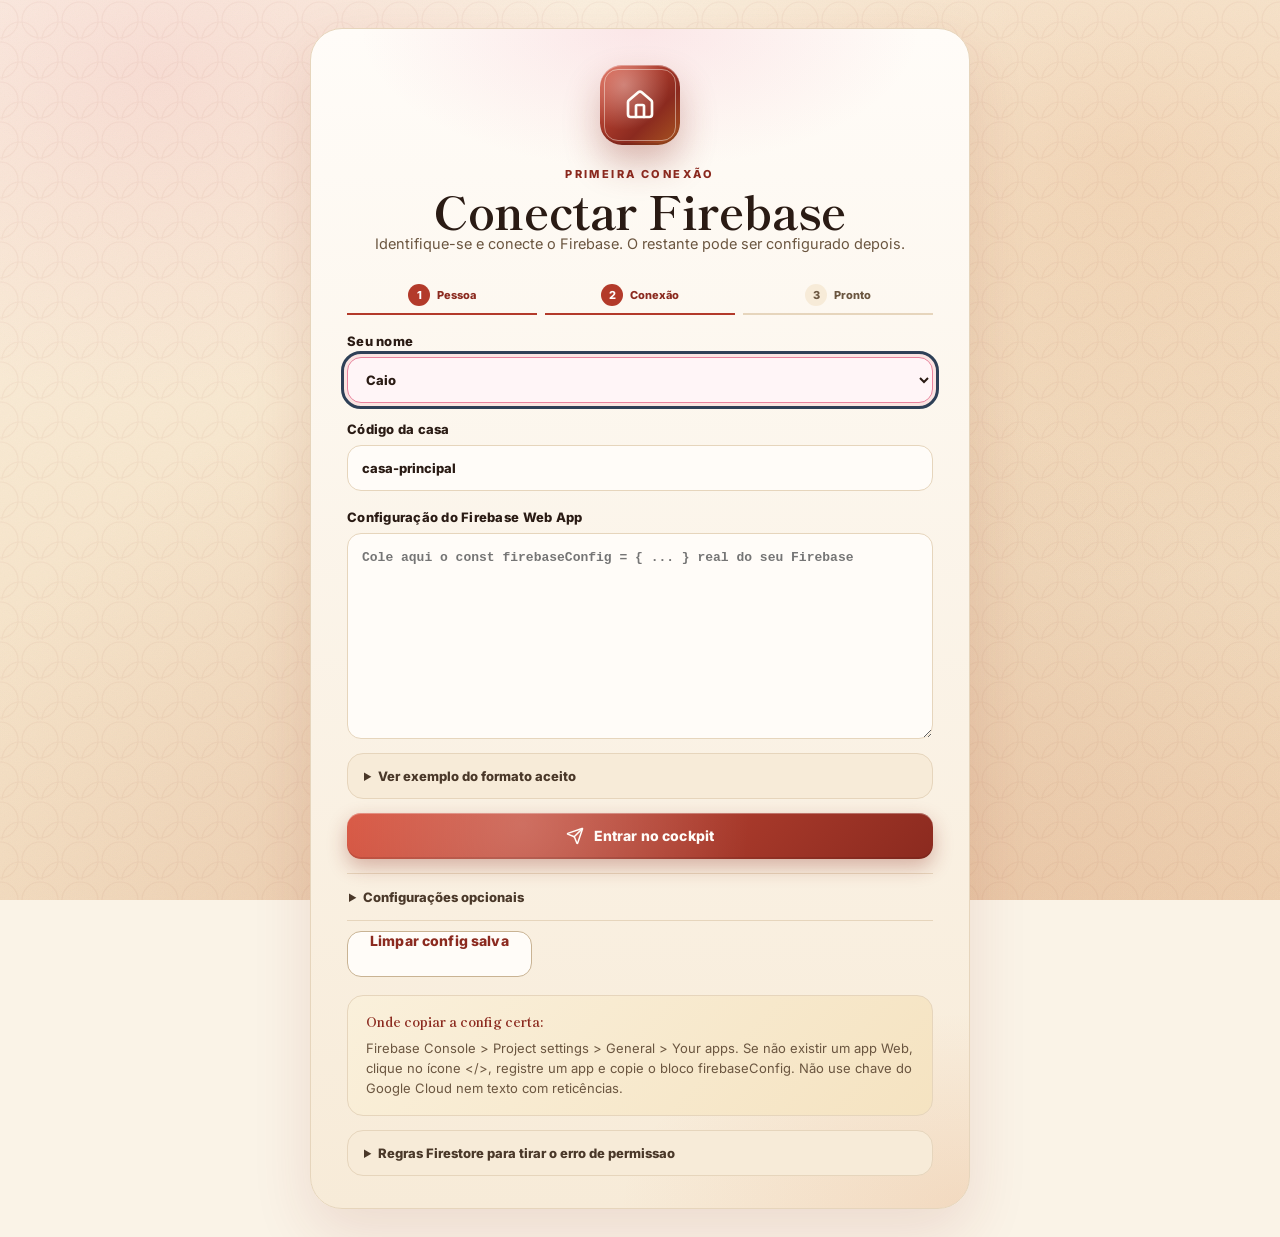
<file: casa-cockpit/index.html>
<!doctype html>
<html lang="pt-BR">
  <head>
    <meta charset="UTF-8" />
    <meta name="viewport" content="width=device-width, initial-scale=1.0" />
    <meta name="theme-color" content="#101820" />
    <title>ONIUS</title>
    <script type="module" crossorigin src="./assets/index-BCKqi79k.js"></script>
    <link rel="stylesheet" crossorigin href="./assets/index-vsBdkGS5.css">
  </head>
  <body>
    <div id="root"></div>
  </body>
</html>
</file>
<file: casa-cockpit/assets/index-vsBdkGS5.css>
@import"https://fonts.googleapis.com/css2?family=Shippori+Mincho:wght@500;600;700;800&family=Inter:wght@400;500;600;700;800;900&display=swap";:root{color-scheme:light;--bg-cream: #faf3e7;--bg-warm: #f5e6d3;--paper: #fffcf8;--paper-aged: #f7ebd8;--paper-deep: #efe0c6;--ink: #2a1b14;--ink-soft: #4a3829;--muted: #8a7158;--muted-strong: #6b5640;--line: #e6d5bc;--line-soft: #f0e3cb;--line-strong: #c9b393;--sakura: #e8839d;--sakura-deep: #c5587a;--sakura-soft: #f7b8c8;--sakura-light: #ffe0e8;--sakura-pale: #fff5f7;--maple: #b33a2a;--maple-deep: #8b2a1f;--maple-bright: #d8533e;--persimmon: #d97d3f;--persimmon-deep: #a85620;--gold: #d4a574;--gold-deep: #b08251;--amber: #e0a458;--moss: #6b7f5b;--moss-deep: #4a5c3f;--moss-light: #a8b89a;--indigo: #2e4057;--indigo-deep: #1e2b3d;--shadow-warm: 0 24px 60px rgba(139, 42, 31, .12);--shadow-soft: 0 14px 38px rgba(74, 56, 41, .1);--shadow-inset: inset 0 1px 0 rgba(255, 255, 255, .6);--serif: "Shippori Mincho", "Hiragino Mincho ProN", "Yu Mincho", serif;--sans: "Inter", "Hiragino Sans", "Yu Gothic", ui-sans-serif, system-ui, sans-serif}*{box-sizing:border-box}html{background:var(--bg-cream)}body{margin:0;min-width:320px;color:var(--ink);font-family:var(--sans);font-feature-settings:"palt" 1;background:url("data:image/svg+xml;utf8,<svg xmlns='http://www.w3.org/2000/svg' width='240' height='240'><filter id='n'><feTurbulence type='fractalNoise' baseFrequency='0.85' numOctaves='2' stitchTiles='stitch'/><feColorMatrix values='0 0 0 0 0.4   0 0 0 0 0.28   0 0 0 0 0.18   0 0 0 0.045 0'/></filter><rect width='100%25' height='100%25' filter='url(%23n)'/></svg>"),radial-gradient(ellipse 800px 600px at 12% 8%,rgba(232,131,157,.18),transparent 55%),radial-gradient(ellipse 900px 700px at 88% 18%,rgba(217,125,63,.16),transparent 60%),radial-gradient(ellipse 1100px 800px at 50% 95%,rgba(180,88,50,.14),transparent 65%),radial-gradient(circle at 75% 60%,rgba(212,165,116,.1),transparent 50%),linear-gradient(165deg,#fdf4e6,#f8e8d0 40%,#f3dcc0 75%,#efd0b0);background-attachment:fixed;position:relative}body:before{content:"";position:fixed;inset:0;pointer-events:none;z-index:0;opacity:.045;background-image:url("data:image/svg+xml;utf8,<svg xmlns='http://www.w3.org/2000/svg' width='80' height='40' viewBox='0 0 80 40'><g fill='none' stroke='%238b2a1f' stroke-width='1.2'><circle cx='20' cy='40' r='18'/><circle cx='60' cy='40' r='18'/><circle cx='0' cy='20' r='18'/><circle cx='40' cy='20' r='18'/><circle cx='80' cy='20' r='18'/></g></svg>");background-size:80px 40px}button,input,textarea,select{font:inherit;color:inherit}button{cursor:pointer;transition:transform .18s ease,box-shadow .18s ease,background .2s ease,color .2s ease,border-color .2s ease}.petals{position:fixed;inset:0;pointer-events:none;overflow:hidden;z-index:2}.petal{position:absolute;top:-60px;width:18px;height:18px;background-image:url("data:image/svg+xml;utf8,<svg xmlns='http://www.w3.org/2000/svg' viewBox='0 0 24 24'><path d='M12 2 C 8.5 3.5, 6 7, 7 11 C 7.5 13.5, 9.5 15.5, 12 17 C 14.5 15.5, 16.5 13.5, 17 11 C 18 7, 15.5 3.5, 12 2 Z' fill='%23e8839d'/><path d='M12 4 C 10 5, 8.5 7.5, 9 10.5 C 9.5 12, 10.5 13, 12 14 C 13.5 13, 14.5 12, 15 10.5 C 15.5 7.5, 14 5, 12 4 Z' fill='%23f7b8c8'/></svg>");background-size:contain;background-repeat:no-repeat;filter:drop-shadow(0 2px 3px rgba(139,42,31,.12));opacity:0;animation:petalFall linear infinite}.petal-momiji{background-image:url("data:image/svg+xml;utf8,<svg xmlns='http://www.w3.org/2000/svg' viewBox='0 0 24 24'><path d='M12 2 L13 7 L18 5 L15 10 L20 12 L15 13 L17 18 L12 16 L7 18 L9 13 L4 12 L9 10 L6 5 L11 7 Z' fill='%23b33a2a'/></svg>")}.petal-gold{background-image:url("data:image/svg+xml;utf8,<svg xmlns='http://www.w3.org/2000/svg' viewBox='0 0 24 24'><path d='M12 2 C 8.5 3.5, 6 7, 7 11 C 7.5 13.5, 9.5 15.5, 12 17 C 14.5 15.5, 16.5 13.5, 17 11 C 18 7, 15.5 3.5, 12 2 Z' fill='%23d4a574'/></svg>")}.petal-persimmon{background-image:url("data:image/svg+xml;utf8,<svg xmlns='http://www.w3.org/2000/svg' viewBox='0 0 24 24'><path d='M12 2 L14 8 L20 8 L15 12 L17 18 L12 14 L7 18 L9 12 L4 8 L10 8 Z' fill='%23d97d3f'/></svg>")}@keyframes petalFall{0%{transform:translate3d(0,-60px,0) rotate(0);opacity:0}8%{opacity:.85}50%{transform:translate3d(80px,55vh,0) rotate(360deg);opacity:.7}92%{opacity:.5}to{transform:translate3d(180px,110vh,0) rotate(720deg);opacity:0}}.petal-0{left:4%;animation-duration:22s;animation-delay:0s;width:16px;height:16px}.petal-1{left:11%;animation-duration:28s;animation-delay:4s;width:12px;height:12px}.petal-2{left:19%;animation-duration:19s;animation-delay:9s;width:20px;height:20px}.petal-3{left:27%;animation-duration:26s;animation-delay:2s;width:14px;height:14px}.petal-4{left:35%;animation-duration:24s;animation-delay:11s;width:18px;height:18px}.petal-5{left:43%;animation-duration:30s;animation-delay:6s;width:22px;height:22px}.petal-6{left:51%;animation-duration:21s;animation-delay:14s;width:14px;height:14px}.petal-7{left:59%;animation-duration:27s;animation-delay:1s;width:16px;height:16px}.petal-8{left:67%;animation-duration:23s;animation-delay:8s;width:19px;height:19px}.petal-9{left:75%;animation-duration:25s;animation-delay:16s;width:13px;height:13px}.petal-10{left:82%;animation-duration:20s;animation-delay:5s;width:17px;height:17px}.petal-11{left:89%;animation-duration:29s;animation-delay:12s;width:21px;height:21px}.petal-12{left:95%;animation-duration:18s;animation-delay:3s;width:15px;height:15px}.petal-13{left:7%;animation-duration:32s;animation-delay:18s;width:23px;height:23px}@media(prefers-reduced-motion:reduce){.petal{animation:none;opacity:.4}}.shell{position:relative;z-index:3;min-height:100vh}.environment-badge{display:flex;align-items:center;gap:9px;width:fit-content;min-height:42px;padding:9px 14px;border:1px solid rgba(255,255,255,.28);border-radius:14px;color:#fffdf8;background:#26364d;box-shadow:0 12px 30px #26364d47;font-size:12px;letter-spacing:0;white-space:nowrap}.environment-badge strong{margin-right:5px;color:#ffd391;letter-spacing:.08em}.setup-card>.environment-badge{margin:-8px auto 15px}.topbar,.dashboard,.footer{width:min(1220px,100%);margin:0 auto}.topbar{display:flex;align-items:center;justify-content:space-between;gap:18px;padding:28px 24px 14px}.brand-block,.top-actions,.task-main,.task-controls,.task-meta,.panel-title,.activity-item,.sync-pill,.primary-button,.whatsapp-button,.footer{display:flex;align-items:center}.brand-block{gap:18px}.mark{position:relative;display:grid;width:60px;height:60px;place-items:center;border-radius:18px;color:var(--paper);background:radial-gradient(circle at 30% 25%,rgba(255,255,255,.35),transparent 55%),linear-gradient(135deg,var(--maple-bright),var(--maple-deep) 65%,var(--persimmon-deep));box-shadow:0 18px 36px #8b2a1f52,inset 0 1px #ffffff59,inset 0 -2px #0000001f}.mark:after{content:"";position:absolute;inset:4px;border:1.5px solid rgba(255,250,240,.45);border-radius:14px;pointer-events:none}.mark.large{width:80px;height:80px;margin:0 auto 22px;border-radius:22px}.eyebrow{margin:0 0 6px;color:var(--maple-deep);font-size:11px;font-weight:800;letter-spacing:.22em;text-transform:uppercase}h1,h2,h3,p{margin-top:0}h1{margin-bottom:0;font-family:var(--serif);font-size:clamp(28px,4.2vw,46px);font-weight:700;line-height:1;letter-spacing:-.01em;color:var(--ink)}h2{margin-bottom:10px;font-family:var(--serif);font-size:clamp(30px,5.2vw,52px);font-weight:700;line-height:1.02;letter-spacing:-.015em;color:var(--ink)}h3{font-family:var(--serif);font-weight:600}.muted{margin:0;color:var(--muted-strong);line-height:1.55;font-size:14.5px}.muted.small{font-size:13px}.top-actions{gap:12px}.sync-pill{gap:9px;min-height:44px;padding:0 16px;border:1px solid var(--line);border-radius:999px;color:var(--moss-deep);background:#fffcf8e0;font-size:13px;font-weight:800;letter-spacing:.02em;-webkit-backdrop-filter:blur(8px);backdrop-filter:blur(8px)}.sync-pill.is-online{color:var(--moss-deep);background:linear-gradient(135deg,#f3f7ec,#e5edda);border-color:#6b7f5b52;box-shadow:0 0 #6b7f5b66;animation:onlinePulse 2.4s ease-in-out infinite}.sync-pill.is-offline{color:var(--maple-deep);background:linear-gradient(135deg,#fdeae6,#fad6ce);border-color:#b33a2a52}@keyframes onlinePulse{0%,to{box-shadow:0 0 #6b7f5b00}50%{box-shadow:0 0 0 6px #6b7f5b1f}}.icon-button,.tiny-button{display:grid;place-items:center;border:1px solid var(--line);color:var(--ink-soft);background:var(--paper);box-shadow:var(--shadow-inset)}.icon-button{width:44px;height:44px;border-radius:14px}.icon-button:hover,.tiny-button:hover{border-color:var(--sakura);color:var(--maple-deep);background:var(--sakura-pale);transform:translateY(-1px)}.spin{animation:spin .9s linear infinite}@keyframes spin{to{transform:rotate(360deg)}}.dashboard{display:grid;gap:22px;padding:16px 24px 40px}.hero-panel,.task-form-panel,.side-panel,.task-list,.activity-panel,.setup-card{position:relative;border:1px solid var(--line);background:#fffcf8eb;box-shadow:var(--shadow-warm);-webkit-backdrop-filter:blur(6px);backdrop-filter:blur(6px)}.hero-panel{display:grid;grid-template-columns:minmax(0,1fr) auto;align-items:end;gap:28px;padding:36px 36px 32px;border-radius:28px;overflow:hidden;background:radial-gradient(ellipse 500px 280px at 15% 0%,rgba(232,131,157,.32),transparent 70%),radial-gradient(ellipse 600px 340px at 95% 100%,rgba(217,125,63,.3),transparent 70%),radial-gradient(ellipse 400px 240px at 50% 40%,rgba(212,165,116,.2),transparent 65%),linear-gradient(135deg,#fff9f0,#fdecd5 45%,#fbd9bc);border:1px solid rgba(201,179,147,.6)}.hero-panel:before{content:"";position:absolute;top:-20px;right:-30px;width:280px;height:240px;background-image:url("data:image/svg+xml;utf8,<svg xmlns='http://www.w3.org/2000/svg' viewBox='0 0 280 240'><g opacity='0.85'><path d='M280 10 Q 200 50 150 90 Q 100 130 40 160' stroke='%238b4513' stroke-width='3' fill='none' stroke-linecap='round'/><path d='M180 70 Q 160 50 130 55' stroke='%238b4513' stroke-width='2' fill='none' stroke-linecap='round'/><path d='M100 130 Q 80 110 60 115' stroke='%238b4513' stroke-width='2' fill='none' stroke-linecap='round'/><g fill='%23e8839d' stroke='%23c5587a' stroke-width='0.8'><circle cx='250' cy='15' r='9'/><circle cx='220' cy='30' r='8'/><circle cx='195' cy='55' r='10'/><circle cx='160' cy='80' r='9'/><circle cx='135' cy='100' r='8'/><circle cx='110' cy='118' r='10'/><circle cx='80' cy='140' r='9'/><circle cx='55' cy='155' r='8'/><circle cx='130' cy='52' r='7'/><circle cx='62' cy='112' r='8'/></g><g fill='%23ffd6e0'><circle cx='250' cy='15' r='4'/><circle cx='220' cy='30' r='3.5'/><circle cx='195' cy='55' r='4.5'/><circle cx='160' cy='80' r='4'/><circle cx='135' cy='100' r='3.5'/><circle cx='110' cy='118' r='4.5'/><circle cx='80' cy='140' r='4'/><circle cx='55' cy='155' r='3.5'/><circle cx='130' cy='52' r='3'/><circle cx='62' cy='112' r='3.5'/></g></g></svg>");background-size:contain;background-repeat:no-repeat;pointer-events:none;opacity:.55}.hero-panel:after{content:"";position:absolute;bottom:18px;left:36px;width:38px;height:38px;border-radius:7px;background:radial-gradient(circle at 35% 30%,rgba(255,255,255,.2),transparent 50%),linear-gradient(135deg,var(--maple-bright),var(--maple-deep));box-shadow:0 6px 14px #8b2a1f59,inset 0 0 0 2px #fffaf08c;opacity:.6;transform:rotate(-6deg);pointer-events:none}.hero-panel>div:first-child{position:relative;z-index:2}.hero-panel h2{background:linear-gradient(135deg,var(--ink) 0%,var(--maple-deep) 50%,var(--persimmon-deep) 100%);-webkit-background-clip:text;background-clip:text;color:transparent}.stat-grid{display:grid;grid-template-columns:repeat(4,104px);gap:12px;position:relative;z-index:2}.stat-card{position:relative;padding:20px 14px 16px;border:1px solid var(--line-strong);border-radius:18px;background:linear-gradient(180deg,var(--paper) 0%,var(--paper-aged) 100%);text-align:center;box-shadow:0 6px 14px #4a382914,inset 0 1px #ffffffb3;transition:transform .2s ease,box-shadow .2s ease}.stat-card:before{content:"";position:absolute;top:0;left:14px;right:14px;height:3px;border-radius:0 0 4px 4px;background:linear-gradient(90deg,var(--sakura),var(--persimmon),var(--gold))}.stat-card:hover{transform:translateY(-3px);box-shadow:0 12px 26px #8b2a1f24}.stat-card strong{display:block;font-family:var(--serif);font-size:38px;font-weight:700;line-height:1;color:var(--maple-deep)}.stat-card:nth-child(2) strong{color:var(--persimmon-deep)}.stat-card:nth-child(3) strong{color:var(--moss-deep)}.stat-card:nth-child(4) strong{color:var(--indigo)}.stat-card span{display:block;margin-top:8px;color:var(--muted-strong);font-size:11px;font-weight:800;letter-spacing:.16em;text-transform:uppercase}.task-form-panel{padding:20px;border-radius:24px;background:radial-gradient(ellipse 400px 200px at 100% 0%,rgba(232,131,157,.1),transparent 70%),#fffcf8f2}.task-form{display:grid;gap:12px}.form-notice{padding:12px 14px;border-radius:14px;font-size:13px;font-weight:700;line-height:1.45;border:1px solid transparent}.form-notice.ok{color:var(--moss-deep);background:linear-gradient(135deg,#f1f7e8,#e3eed4);border-color:#6b7f5b4d}.form-notice.bad{color:var(--maple-deep);background:linear-gradient(135deg,#fdeae6,#f9d6cc);border-color:#b33a2a52}input,textarea,select{width:100%;border:1px solid var(--line);border-radius:14px;outline:none;color:var(--ink);background:var(--paper);transition:border-color .18s ease,box-shadow .18s ease,background .18s ease}input,select{min-height:46px;padding:0 14px}textarea{resize:vertical;padding:14px;font-family:var(--sans)}input:hover,textarea:hover,select:hover{border-color:var(--line-strong)}input:focus,textarea:focus,select:focus{border-color:var(--sakura);background:var(--sakura-pale);box-shadow:0 0 0 4px #e8839d29}button:focus-visible,summary:focus-visible,input:focus-visible,textarea:focus-visible,select:focus-visible{outline:3px solid #2e4057;outline-offset:3px}.form-row{display:grid;grid-template-columns:1fr 1fr 1fr 1fr 1.15fr 150px auto;gap:10px}.primary-button,.secondary-button,.whatsapp-button{justify-content:center;gap:10px;min-height:46px;padding:0 22px;border:0;border-radius:14px;color:var(--paper);font-family:var(--sans);font-weight:800;font-size:14px;letter-spacing:.01em;white-space:nowrap;position:relative;overflow:hidden}.primary-button{background:radial-gradient(circle at 30% 25%,rgba(255,255,255,.22),transparent 55%),linear-gradient(135deg,var(--maple-bright) 0%,var(--maple-deep) 100%);box-shadow:0 8px 20px #8b2a1f52,inset 0 1px #ffffff4d,inset 0 -2px #0000001a}.primary-button:hover:not(:disabled){transform:translateY(-2px);box-shadow:0 14px 28px #8b2a1f6b,inset 0 1px #ffffff59}.primary-button:active:not(:disabled){transform:translateY(0)}.primary-button:disabled{opacity:.5;cursor:not-allowed}.primary-button.wide{width:100%}.secondary-button{display:flex;margin-top:10px;border:1px solid var(--line-strong);color:var(--maple-deep);background:var(--paper);box-shadow:var(--shadow-inset)}.secondary-button:hover{border-color:var(--sakura);color:var(--maple-deep);background:var(--sakura-pale);transform:translateY(-1px)}.whatsapp-button{margin-top:10px;background:radial-gradient(circle at 30% 25%,rgba(255,255,255,.22),transparent 55%),linear-gradient(135deg,#25a888,#128c7e);box-shadow:0 8px 18px #128c7e52}.whatsapp-button:hover{transform:translateY(-2px);box-shadow:0 12px 24px #128c7e6b}.workspace{display:grid;grid-template-columns:210px minmax(0,1fr) 280px;gap:22px;align-items:start}.side-panel,.activity-panel{position:sticky;top:18px;display:grid;gap:6px;padding:14px;border-radius:24px}.side-panel{background:linear-gradient(180deg,#fffcf8f5,#f7ebd8e0)}.nav-button{display:grid;grid-template-columns:20px minmax(0,1fr) auto;gap:11px;align-items:center;min-height:46px;padding:0 12px;border:1px solid transparent;border-radius:14px;color:var(--muted-strong);background:transparent;text-align:left;font-weight:700;font-size:14px;position:relative}.nav-button:before{content:"";position:absolute;left:0;top:50%;transform:translateY(-50%);width:3px;height:0;border-radius:0 4px 4px 0;background:linear-gradient(180deg,var(--sakura),var(--maple));transition:height .2s ease}.nav-button:hover{color:var(--ink);background:#e8839d14}.nav-button.active{border-color:var(--line);color:var(--maple-deep);background:linear-gradient(135deg,var(--paper) 0%,var(--sakura-pale) 100%);box-shadow:0 4px 12px #8b2a1f14}.nav-button.active:before{height:60%}.nav-button span{font-weight:700}.nav-button b{min-width:26px;padding:3px 8px;border-radius:999px;color:var(--paper);background:linear-gradient(135deg,var(--maple),var(--maple-deep));font-size:11px;font-weight:800;text-align:center;letter-spacing:.02em}.nav-button.active b{background:linear-gradient(135deg,var(--sakura),var(--sakura-deep))}.status-submenu{display:grid;grid-template-columns:repeat(4,minmax(0,1fr));gap:10px;padding:12px;border:1px solid var(--line);border-radius:22px;background:radial-gradient(ellipse 420px 160px at 0% 0%,rgba(232,131,157,.11),transparent 72%),linear-gradient(135deg,#fffcf8f5,#f7ebd8d6);box-shadow:inset 0 1px #ffffffb3,0 8px 20px #4a38290d}.status-tab{display:grid;grid-template-columns:auto auto;align-items:center;justify-content:center;gap:10px;min-height:54px;padding:0 14px;border:1px solid var(--line);border-radius:17px;color:var(--muted-strong);background:linear-gradient(180deg,var(--paper),var(--paper-aged));font-size:13px;font-weight:900;text-align:left;cursor:pointer;box-shadow:inset 0 1px #ffffffad;transition:transform .15s ease,border-color .15s ease,background .15s ease,color .15s ease,box-shadow .15s ease}.status-tab:hover{color:var(--ink);border-color:var(--line-strong);transform:translateY(-1px)}.status-tab i{display:grid;width:34px;height:34px;place-items:center;border-radius:999px;color:var(--paper);background:linear-gradient(135deg,var(--gold),var(--gold-deep));box-shadow:inset 0 1px #ffffff52}.status-tab b{min-width:32px;padding:5px 9px;border-radius:999px;color:var(--paper);background:linear-gradient(135deg,var(--muted),var(--ink-soft));font-size:11px;text-align:center}.status-tab.status-aberta.active{color:var(--paper);border-color:#8b2a1f73;background:radial-gradient(circle at 30% 25%,rgba(255,255,255,.24),transparent 55%),linear-gradient(135deg,var(--maple-bright),var(--maple-deep));box-shadow:0 10px 22px #8b2a1f3b}.status-tab.status-fazendo.active{color:var(--paper);border-color:#2e405773;background:radial-gradient(circle at 30% 25%,rgba(255,255,255,.28),transparent 55%),linear-gradient(135deg,var(--indigo),var(--indigo-deep));box-shadow:0 10px 22px #2e40573b}.status-tab.status-feita.active{color:var(--paper);border-color:#4a5c3f73;background:radial-gradient(circle at 30% 25%,rgba(255,255,255,.28),transparent 55%),linear-gradient(135deg,var(--moss),var(--moss-deep));box-shadow:0 10px 22px #4a5c3f3b}.status-tab.status-travada.active{color:var(--paper);border-color:#d97d3f73;background:radial-gradient(circle at 30% 25%,rgba(255,255,255,.25),transparent 55%),linear-gradient(135deg,var(--persimmon),var(--maple-deep));box-shadow:0 10px 22px #d97d3f3b}.status-tab.active i,.status-tab.active b{color:var(--ink);background:#fffcf8e0;box-shadow:inset 0 1px #ffffffc2}.hypothesis-submenu{display:grid;grid-template-columns:repeat(2,minmax(0,1fr));gap:10px;padding:12px;border:1px solid var(--line);border-radius:22px;background:radial-gradient(ellipse 420px 160px at 100% 0%,rgba(232,131,157,.12),transparent 72%),linear-gradient(135deg,#fffcf8f5,#f7ebd8d6);box-shadow:inset 0 1px #ffffffb3,0 8px 20px #4a38290d}.hypothesis-tab{display:inline-flex;align-items:center;justify-content:center;gap:10px;min-height:54px;padding:0 14px;border:1px solid var(--line);border-radius:17px;color:var(--muted-strong);background:linear-gradient(180deg,var(--paper),var(--paper-aged));font-size:13px;font-weight:950;box-shadow:inset 0 1px #ffffffad}.hypothesis-tab i{display:grid;width:34px;height:34px;place-items:center;border-radius:999px;color:var(--paper);background:linear-gradient(135deg,var(--sakura),var(--maple))}.hypothesis-tab b{min-width:28px;padding:4px 8px;border-radius:999px;color:var(--paper);background:linear-gradient(135deg,var(--gold),var(--gold-deep));font-size:11px;text-align:center}.hypothesis-tab.active{color:var(--paper);border-color:#8b2a1f57;background:radial-gradient(circle at 30% 25%,rgba(255,255,255,.24),transparent 55%),linear-gradient(135deg,var(--maple-bright),var(--maple-deep));box-shadow:0 10px 22px #8b2a1f38}.hypothesis-tab.active i,.hypothesis-tab.active b{color:var(--ink);background:#fffcf8e0}.person-submenu{display:grid;grid-template-columns:repeat(4,minmax(0,1fr));align-items:center;gap:10px;padding:8px 10px;border:1px solid rgba(212,165,116,.35);border-radius:18px;background:linear-gradient(135deg,#faf0dbb8,#fffcf8e0)}.person-submenu.names-only{grid-template-columns:repeat(3,minmax(0,1fr))}.person-tab{display:grid;grid-template-columns:auto minmax(0,1fr) auto;align-items:center;align-self:center;gap:8px;height:40px;min-height:40px;padding:0 10px;border:1px solid transparent;border-radius:13px;color:var(--muted-strong);background:transparent;font-size:13px;font-weight:800;text-align:left}.person-tab:hover{color:var(--ink);background:#e8839d14}.person-tab.active{color:var(--ink);border-color:#d4a57499;background:var(--paper);box-shadow:0 5px 12px #4a382914}.person-tab i{display:grid;width:26px;height:26px;place-items:center;border-radius:10px;color:var(--paper);font-family:var(--serif);font-style:normal;font-weight:800}.person-tab span{overflow:hidden;text-overflow:ellipsis;white-space:nowrap}.person-tab b{min-width:24px;padding:2px 7px;border-radius:999px;color:var(--paper);background:linear-gradient(135deg,var(--gold),var(--gold-deep));font-size:11px;text-align:center}.area-submenu,.priority-submenu,.score-submenu,.hypothesis-rank-submenu{display:flex;flex-wrap:wrap;gap:8px;padding:9px 10px;border:1px solid rgba(212,165,116,.34);border-radius:18px;background:linear-gradient(135deg,#fffcf8db,#faf0dbb8)}.filter-chip{display:inline-flex;align-items:center;justify-content:center;gap:8px;min-height:38px;padding:0 12px;border:1px solid transparent;border-radius:999px;color:var(--muted-strong);background:transparent;font-size:13px;font-weight:900}.filter-chip:hover{color:var(--ink);background:#e8839d14}.filter-chip.active{color:var(--paper);border-color:#8b2a1f42;background:radial-gradient(circle at 30% 25%,rgba(255,255,255,.22),transparent 55%),linear-gradient(135deg,var(--gold-deep),var(--maple));box-shadow:0 7px 16px #8b2a1f2e}.filter-chip b{min-width:24px;padding:2px 7px;border-radius:999px;color:var(--paper);background:linear-gradient(135deg,var(--gold),var(--gold-deep));font-size:11px;text-align:center}.filter-chip.active b{color:var(--ink);background:#fffcf8e0}.scoreboard{display:grid;gap:16px}.scoreboard-hero{display:grid;grid-template-columns:minmax(0,1fr) auto;gap:18px;align-items:center;padding:24px;border:1px solid rgba(212,165,116,.45);border-radius:22px;background:radial-gradient(ellipse 420px 220px at 0% 0%,rgba(212,165,116,.28),transparent 70%),linear-gradient(135deg,#fff8e9,#f7dfb9);box-shadow:inset 0 1px #ffffffa6}.scoreboard-hero h3{margin-bottom:8px;color:var(--ink);font-size:28px}.scoreboard-hero p{margin:0;color:var(--muted-strong);line-height:1.5}.score-total{display:grid;min-width:126px;min-height:126px;place-items:center;padding:16px;border:1px solid rgba(176,130,81,.42);border-radius:32px;color:var(--gold-deep);background:radial-gradient(circle at 32% 22%,rgba(255,255,255,.5),transparent 52%),linear-gradient(145deg,var(--paper),#f5dfbb);box-shadow:0 14px 28px #b082512e}.score-total strong{font-family:var(--serif);font-size:34px;line-height:1;color:var(--maple-deep)}.score-total span{color:var(--muted-strong);font-size:11px;font-weight:900;letter-spacing:.12em;text-transform:uppercase}.score-grid{display:grid;gap:12px}.score-card{display:grid;grid-template-columns:auto auto minmax(0,1fr) auto auto;gap:14px;align-items:center;padding:18px;border:1px solid var(--line);border-radius:20px;background:linear-gradient(180deg,var(--paper) 0%,var(--paper-aged) 100%);box-shadow:0 6px 16px #4a382914}.score-card.rank-1{border-color:#d4a574a6;background:radial-gradient(ellipse 260px 140px at 100% 0%,rgba(212,165,116,.22),transparent 70%),linear-gradient(180deg,#fff7e5,#f7e5c8)}.rank-badge{display:grid;width:42px;height:42px;place-items:center;border-radius:14px;color:var(--paper);background:linear-gradient(135deg,var(--maple),var(--maple-deep));font-weight:900}.score-avatar{display:grid;width:48px;height:48px;place-items:center;border-radius:16px;color:var(--paper);font-family:var(--serif);font-weight:800;box-shadow:0 7px 18px #4a38292e}.score-card h4{margin:0 0 4px;font-family:var(--serif);font-size:20px;color:var(--ink)}.score-card p,.score-card span{margin:0;color:var(--muted-strong);font-size:12px;font-weight:700}.score-card>strong{color:var(--maple-deep);font-family:var(--serif);font-size:30px}.calendar-board{display:grid;gap:16px;overflow:hidden;padding:18px;border:1px solid rgba(212,165,116,.5);border-radius:22px;background:radial-gradient(ellipse 420px 190px at 100% 0%,rgba(46,64,87,.11),transparent 72%),linear-gradient(135deg,#fffcf8fc,#faf0dbdb);box-shadow:inset 0 1px #ffffffc7,0 10px 24px #4a382912}.calendar-board-header{display:flex;align-items:center;justify-content:space-between;gap:16px}.calendar-board-header h3{margin:4px 0 5px;color:var(--ink);font-family:var(--serif);font-size:27px;line-height:1.15}.calendar-board-header>div:first-child>p:last-child{margin:0;color:var(--muted-strong);font-size:12px;font-weight:750}.calendar-view-switch{display:inline-grid;grid-template-columns:repeat(2,minmax(0,1fr));gap:5px;min-width:212px;padding:5px;border:1px solid var(--line);border-radius:15px;background:#ffffff94}.calendar-view-switch button{display:inline-flex;min-height:38px;align-items:center;justify-content:center;gap:7px;border:0;border-radius:11px;color:var(--muted-strong);background:transparent;font-size:12px;font-weight:900;cursor:pointer}.calendar-view-switch button.active{color:var(--paper);background:linear-gradient(135deg,var(--indigo),var(--indigo-deep));box-shadow:0 6px 14px #2e405733}.week-calendar-scroll,.month-calendar-scroll{max-width:100%;overflow-x:auto;padding-bottom:5px;scrollbar-color:var(--line-strong) transparent;scrollbar-width:thin}.week-calendar-grid{display:grid;grid-template-columns:repeat(7,minmax(74px,1fr));gap:7px;min-width:560px}.week-day{min-height:188px;overflow:hidden;border:1px solid var(--line);border-radius:16px;background:#fffdf9e6}.week-day.today{border-color:#b33a2a94;box-shadow:inset 0 0 0 1px #b33a2a21}.week-day-heading{display:grid;grid-template-columns:1fr auto;align-items:center;padding:10px 10px 8px;border-bottom:1px solid var(--line-soft);background:#faf0db8f}.week-day.today .week-day-heading{color:var(--paper);background:linear-gradient(135deg,var(--maple-bright),var(--maple-deep))}.week-day-heading span,.week-day-heading small{font-size:10px;font-weight:900;letter-spacing:.04em;text-transform:uppercase}.week-day-heading strong{grid-row:span 2;font-family:var(--serif);font-size:25px;line-height:1}.week-day-events{display:grid;gap:6px;padding:8px}.calendar-event-pill{display:grid;grid-template-columns:5px minmax(0,1fr);gap:5px;min-width:0;padding:7px;border:1px solid color-mix(in srgb,var(--event-color) 24%,var(--line));border-radius:9px;color:var(--ink);background:color-mix(in srgb,var(--event-color) 7%,white);text-decoration:none;transition:transform .18s ease,box-shadow .18s ease}.calendar-event-pill:hover{transform:translateY(-1px);box-shadow:0 5px 10px #4a38291a}.calendar-event-pill.done{opacity:.56}.calendar-event-pill i{grid-row:1 / span 2;width:5px;border-radius:999px;background:var(--event-color)}.calendar-event-pill time{color:var(--event-color);font-size:9px;font-weight:950}.calendar-event-pill span{overflow:hidden;font-size:10px;font-weight:850;line-height:1.2;text-overflow:ellipsis;white-space:nowrap}.calendar-empty-day{padding:16px 4px;color:var(--muted);font-family:var(--serif);font-size:13px;font-style:italic;text-align:center}.calendar-more-events{color:var(--muted-strong);font-size:9px;font-weight:900;text-align:center}.month-calendar-wrap{display:grid;gap:10px}.month-calendar-toolbar{display:grid;grid-template-columns:38px minmax(0,1fr) 38px;align-items:center;gap:8px}.month-calendar-toolbar strong{color:var(--ink);font-family:var(--serif);font-size:19px;text-align:center}.month-calendar-toolbar button{display:grid;width:38px;height:38px;place-items:center;border:1px solid var(--line);border-radius:12px;color:var(--indigo);background:var(--paper);cursor:pointer}.month-calendar-grid{display:grid;grid-template-columns:repeat(7,minmax(74px,1fr));min-width:560px;overflow:hidden;border:1px solid var(--line);border-radius:16px;background:var(--line);gap:1px}.month-weekday{padding:8px 4px;color:var(--muted-strong);background:var(--paper-aged);font-size:9px;font-weight:950;text-align:center;text-transform:uppercase}.month-day{display:grid;align-content:start;gap:7px;min-height:92px;padding:7px;background:#fffdf9fa}.month-day.outside{background:#f4eadbb3;opacity:.55}.month-day>strong{display:grid;width:24px;height:24px;place-items:center;border-radius:9px;color:var(--muted-strong);font-family:var(--serif);font-size:14px}.month-day.today>strong{color:var(--paper);background:var(--maple)}.month-day>div{display:grid;gap:4px}.month-day .calendar-event-pill{grid-template-columns:4px minmax(0,1fr);padding:5px}.calendar-list-heading{display:flex;align-items:center;justify-content:space-between;gap:12px;padding:4px 4px 0}.calendar-list-heading h3{margin:2px 0 0;color:var(--ink);font-family:var(--serif);font-size:21px}.calendar-list-heading>span{padding:7px 10px;border:1px solid var(--line);border-radius:999px;color:var(--indigo);background:var(--paper);font-size:11px;font-weight:900}.task-list{display:grid;gap:14px;min-height:460px;padding:18px;border-radius:24px}.task-card{display:grid;grid-template-columns:minmax(0,1fr);gap:14px;padding:18px 20px;border:1px solid var(--line);border-left:6px solid var(--moss);border-radius:20px;background:linear-gradient(180deg,var(--paper) 0%,var(--paper-aged) 100%);box-shadow:0 4px 12px #4a38290f,inset 0 1px #ffffffb3;transition:transform .2s ease,box-shadow .22s ease,border-color .2s ease;position:relative}.task-card:before{content:"";position:absolute;top:0;right:0;width:80px;height:80px;border-radius:0 20px 0 80px;background:radial-gradient(circle at 100% 0%,rgba(232,131,157,.1),transparent 70%);pointer-events:none}.edit-task-button{position:absolute;top:14px;right:14px;z-index:2;display:grid;width:34px;height:34px;place-items:center;border:1px solid var(--line);border-radius:12px;color:var(--muted-strong);background:#fffcf8e0;box-shadow:var(--shadow-inset)}.edit-task-button:hover,.edit-task-button.active{color:var(--maple-deep);border-color:#8b2a1f47;background:var(--sakura-pale);transform:translateY(-1px)}.task-card:hover{transform:translateY(-2px);box-shadow:0 14px 28px #4a38291f,inset 0 1px #ffffffb3}.task-card.priority-baixa{border-left-color:var(--moss-light)}.task-card.priority-media,.task-card.priority-normal{border-left-color:var(--gold)}.task-card.priority-alta{border-left-color:var(--persimmon)}.task-card.priority-urgente{border-left-color:var(--maple);background:linear-gradient(180deg,#fff8f5,#fdeae3)}.task-card.status-feita{opacity:.65;background:linear-gradient(180deg,var(--paper-aged) 0%,var(--paper-deep) 100%)}.task-card.status-feita h3{text-decoration:line-through;text-decoration-color:var(--muted)}.done-toggle{display:grid;width:30px;height:30px;flex:0 0 auto;place-items:center;border:2px solid var(--line-strong);border-radius:50%;color:var(--paper);background:var(--paper);margin-top:2px;transition:all .2s ease}.done-toggle:hover{border-color:var(--moss);background:#6b7f5b1a}.status-feita .done-toggle{border-color:var(--moss);background:radial-gradient(circle at 30% 25%,rgba(255,255,255,.3),transparent 55%),linear-gradient(135deg,var(--moss),var(--moss-deep));box-shadow:0 4px 10px #4a5c3f4d}.task-main{align-items:flex-start;gap:14px;min-width:0}.task-copy{min-width:0}.task-meta{flex-wrap:wrap;gap:8px;margin-bottom:10px}.task-meta span,.priority-pill{display:inline-flex;align-items:center;gap:5px;min-height:24px;padding:0 10px;border-radius:999px;color:var(--muted-strong);background:#f7ebd8d9;border:1px solid var(--line);font-size:11px;font-weight:800;letter-spacing:.03em;text-transform:uppercase}.priority-pill.baixa{color:var(--moss-deep);background:linear-gradient(135deg,#eef3e3,#dde6cc);border-color:#6b7f5b4d}.priority-pill.media,.priority-pill.normal{color:var(--gold-deep);background:linear-gradient(135deg,#faedd6,#f3dcb9);border-color:#d4a57466}.priority-pill.alta{color:var(--persimmon-deep);background:linear-gradient(135deg,#fde2cb,#fbcfa6);border-color:#d97d3f66}.priority-pill.urgente{color:var(--paper);background:radial-gradient(circle at 30% 25%,rgba(255,255,255,.22),transparent 55%),linear-gradient(135deg,var(--maple-bright),var(--maple-deep));border-color:var(--maple-deep);box-shadow:0 3px 8px #8b2a1f47}.difficulty-pill.leve{color:var(--moss-deep);background:linear-gradient(135deg,#eef3e3,#dde6cc);border-color:#6b7f5b4d}.difficulty-pill.media{color:var(--indigo);background:linear-gradient(135deg,#e9eef5,#d9e3ef);border-color:#2e405740}.difficulty-pill.pesada{color:var(--persimmon-deep);background:linear-gradient(135deg,#fde2cb,#fbcfa6);border-color:#d97d3f66}.difficulty-pill.epica{color:var(--paper);background:radial-gradient(circle at 30% 25%,rgba(255,255,255,.22),transparent 55%),linear-gradient(135deg,var(--indigo),var(--maple-deep));border-color:var(--indigo);box-shadow:0 3px 8px #2e405740}.task-copy h3{margin-bottom:6px;font-size:19px;line-height:1.3;color:var(--ink);letter-spacing:-.005em}.task-copy p{margin-bottom:0;color:var(--muted-strong);font-size:14px;line-height:1.55}.event-card{scroll-margin-top:18px;border-left-color:var(--indigo);background:radial-gradient(ellipse 280px 160px at 100% 0%,rgba(46,64,87,.1),transparent 70%),linear-gradient(180deg,var(--paper) 0%,#f4eadb 100%)}.event-main{grid-template-columns:auto minmax(0,1fr)}.event-date-badge{display:grid;width:76px;min-height:78px;place-items:center;padding:9px 8px;border:1px solid rgba(46,64,87,.22);border-radius:22px;color:var(--indigo);background:radial-gradient(circle at 30% 20%,rgba(255,255,255,.62),transparent 58%),linear-gradient(180deg,#f8fbff,#e8eef5);box-shadow:0 8px 18px #2e40571f,inset 0 1px #ffffffd9}.event-date-badge strong{font-family:var(--serif);font-size:31px;line-height:1}.event-date-badge span{color:var(--muted-strong);font-size:11px;font-weight:950;letter-spacing:.06em;text-transform:uppercase}.event-actions{display:flex;flex-wrap:wrap;align-items:center;gap:10px;padding-left:90px}.event-edit-panel{grid-template-columns:repeat(5,minmax(0,1fr)) auto}.comments{display:grid;gap:6px;margin-top:12px}.comments span{padding:9px 12px;border-radius:12px;background:linear-gradient(135deg,var(--sakura-pale) 0%,#fef0e8 100%);border-left:3px solid var(--sakura-soft);color:var(--ink-soft);font-size:13px;line-height:1.45}.guide-plan{display:grid;gap:10px;margin-left:44px;padding:12px;border:1px solid rgba(217,125,63,.24);border-radius:18px;background:radial-gradient(ellipse 220px 80px at 0% 0%,rgba(232,131,157,.12),transparent 70%),linear-gradient(180deg,#fffcf8d1,#faf0dbb8)}.guide-progress-head{display:flex;align-items:center;justify-content:space-between;gap:12px;color:var(--muted-strong);font-size:12px;font-weight:950;letter-spacing:.08em;text-transform:uppercase}.guide-progress-head span{display:inline-flex;align-items:center;gap:7px}.guide-progress-head svg{color:var(--maple)}.guide-progress-head strong{color:var(--maple-deep);font-size:13px}.guide-progress-track{height:9px;overflow:hidden;border:1px solid rgba(217,125,63,.22);border-radius:999px;background:#f7ebd8db}.guide-progress-track span{display:block;height:100%;border-radius:inherit;background:radial-gradient(circle at 20% 20%,rgba(255,255,255,.34),transparent 55%),linear-gradient(90deg,var(--sakura),var(--maple));transition:width .25s ease}.guide-step-list{display:grid;gap:7px}.guide-step{display:grid;grid-template-columns:24px minmax(0,1fr);gap:9px;align-items:center;width:100%;padding:8px 10px;border:1px solid var(--line);border-radius:14px;color:var(--ink-soft);background:#fffcf8b3;text-align:left;font-size:13px;font-weight:750;line-height:1.35}.guide-step:hover{border-color:var(--line-strong);transform:translateY(-1px)}.guide-step.done{color:var(--moss-deep);background:linear-gradient(135deg,#eef3e3db,#dde6ccc7)}.guide-step.done>span:last-child{text-decoration:line-through;text-decoration-color:#4a5c3f73}.guide-step-check{display:grid;width:24px;height:24px;place-items:center;border:2px solid var(--line-strong);border-radius:999px;color:var(--paper);background:var(--paper)}.guide-step.done .guide-step-check{border-color:var(--moss);background:radial-gradient(circle at 30% 25%,rgba(255,255,255,.32),transparent 55%),linear-gradient(135deg,var(--moss),var(--moss-deep))}.task-quick-actions{display:flex;flex-wrap:wrap;align-items:center;gap:9px;min-width:0;padding-left:44px}.routine-actions{display:flex;flex-wrap:wrap;align-items:center;gap:10px;min-width:0}.topic-card{border-left-color:var(--indigo)}.topic-icon{display:grid;width:40px;height:40px;flex:0 0 auto;place-items:center;border-radius:14px;color:var(--paper);font-family:var(--serif);font-size:20px;font-weight:900;box-shadow:0 8px 18px #2e40572e,inset 0 1px #ffffff3d}.topic-actions{display:flex;flex-wrap:wrap;align-items:center;gap:10px;padding-left:54px}.topic-done-button{display:inline-flex;align-items:center;justify-content:center;gap:8px;min-height:42px;padding:0 18px;border:1px solid rgba(74,92,63,.32);border-radius:999px;color:var(--paper);background:radial-gradient(circle at 28% 22%,rgba(255,255,255,.3),transparent 55%),linear-gradient(135deg,var(--moss),var(--moss-deep));font-size:13px;font-weight:950;box-shadow:0 10px 20px #4a5c3f2e,inset 0 1px #ffffff47}.topic-done-button:hover:not(:disabled){transform:translateY(-1px);filter:saturate(1.06)}.topic-done-button.done,.topic-done-button:disabled{cursor:default;color:var(--moss-deep);background:linear-gradient(180deg,#eef3e3f2,#dde6cceb);box-shadow:inset 0 1px #ffffff6b}.topic-edit-panel{grid-template-columns:repeat(3,minmax(0,1fr)) auto}.routine-done-button{display:inline-flex;align-items:center;justify-content:center;gap:8px;min-height:42px;padding:0 18px;border:1px solid rgba(74,92,63,.32);border-radius:999px;color:var(--paper);background:radial-gradient(circle at 28% 22%,rgba(255,255,255,.3),transparent 55%),linear-gradient(135deg,var(--moss),var(--moss-deep));font-size:13px;font-weight:950;box-shadow:0 10px 20px #4a5c3f2e,inset 0 1px #ffffff47}.routine-done-button:hover:not(:disabled){transform:translateY(-1px);filter:saturate(1.06);box-shadow:0 13px 24px #4a5c3f3d,inset 0 1px #ffffff52}.routine-done-button.done{color:var(--moss-deep);background:linear-gradient(180deg,#eef3e3f2,#dde6cceb)}.routine-done-button.missed{color:var(--maple-deep);border-color:#8b2a1f38;background:linear-gradient(180deg,#fdeae3f2,#f6d3c8db)}.routine-done-button:disabled{cursor:default;box-shadow:inset 0 1px #ffffff6b}.routine-reset-note{color:var(--muted);font-size:12px;font-weight:850}.routine-performance{display:grid;flex:1 1 100%;gap:5px;min-width:160px;max-width:260px}.routine-performance-track{position:relative;height:8px;overflow:hidden;border:1px solid rgba(139,42,31,.18);border-radius:999px;background:linear-gradient(90deg,#8b2a1fb8,#b94b379e);box-shadow:inset 0 1px 2px #4a38292e}.routine-performance-win{position:absolute;inset:0 auto 0 0;border-radius:inherit;background:linear-gradient(90deg,var(--moss),var(--moss-deep))}.routine-performance small{color:var(--muted-strong);font-size:11px;font-weight:900;white-space:nowrap}.state-action{display:inline-flex;align-items:center;justify-content:center;gap:8px;min-height:40px;padding:0 13px;border:1px solid var(--line);border-radius:999px;color:var(--muted-strong);background:linear-gradient(180deg,var(--paper),var(--paper-aged));font-size:13px;font-weight:900;box-shadow:inset 0 1px #ffffffad}.state-action:hover{color:var(--ink);border-color:var(--line-strong);transform:translateY(-1px)}.state-action.doing.active{color:var(--paper);border-color:#2e405773;background:radial-gradient(circle at 30% 25%,rgba(255,255,255,.28),transparent 55%),linear-gradient(135deg,var(--indigo),var(--indigo-deep));box-shadow:0 8px 18px #2e40573d}.state-action.done.active{color:var(--paper);border-color:#4a5c3f73;background:radial-gradient(circle at 30% 25%,rgba(255,255,255,.28),transparent 55%),linear-gradient(135deg,var(--moss),var(--moss-deep));box-shadow:0 8px 18px #4a5c3f3d}.state-action.blocked.active{color:var(--paper);border-color:#8b2a1f73;background:radial-gradient(circle at 30% 25%,rgba(255,255,255,.24),transparent 55%),linear-gradient(135deg,var(--maple-bright),var(--maple-deep));box-shadow:0 8px 18px #8b2a1f3d}.guide-action{display:inline-flex;align-items:center;justify-content:center;gap:7px;min-height:38px;padding:0 13px;border:1px solid rgba(217,125,63,.34);border-radius:999px;color:var(--paper);background:radial-gradient(circle at 22% 20%,rgba(255,255,255,.28),transparent 54%),linear-gradient(135deg,var(--sakura),var(--maple));font-size:12px;font-weight:950;letter-spacing:.02em;box-shadow:0 9px 20px #8b2a1f2e,inset 0 1px #ffffff47}.guide-action:hover{transform:translateY(-1px);filter:saturate(1.06);box-shadow:0 12px 24px #8b2a1f3d,inset 0 1px #ffffff52}.alert-action{display:inline-flex;align-items:center;justify-content:center;gap:7px;min-height:38px;padding:0 13px;border:1px solid rgba(74,92,63,.34);border-radius:999px;color:var(--paper);background:radial-gradient(circle at 22% 20%,rgba(255,255,255,.28),transparent 54%),linear-gradient(135deg,var(--moss),var(--indigo));font-size:12px;font-weight:950;letter-spacing:.02em;box-shadow:0 9px 20px #2e405729,inset 0 1px #ffffff47}.alert-action:hover{transform:translateY(-1px);filter:saturate(1.06);box-shadow:0 12px 24px #2e405738,inset 0 1px #ffffff52}.hypothesis-card{gap:18px}.hypothesis-card.evaluated{border-left-color:var(--moss)}.hypothesis-score{display:grid;min-width:76px;height:76px;place-items:center;align-content:center;border:1px solid var(--line);border-radius:24px;background:radial-gradient(circle at 30% 20%,rgba(255,255,255,.52),transparent 56%),linear-gradient(135deg,var(--paper),var(--paper-aged));box-shadow:inset 0 1px #ffffffc2}.hypothesis-score strong{color:var(--maple-deep);font-family:var(--serif);font-size:30px;line-height:1}.hypothesis-score span{color:var(--muted-strong);font-size:10px;font-weight:950;text-transform:uppercase}.hypothesis-ratings{display:grid;grid-template-columns:repeat(3,minmax(0,1fr));gap:12px}.hypothesis-member-rating{display:grid;gap:10px;padding:12px;border:1px solid var(--line);border-radius:18px;background:#fffcf8ad}.hypothesis-member-rating>strong{display:flex;align-items:center;gap:8px;color:var(--ink);font-size:13px;font-weight:950}.hypothesis-member-rating label{display:grid;gap:5px}.hypothesis-member-rating label>span{color:var(--muted-strong);font-size:10px;font-weight:950;letter-spacing:.08em;text-transform:uppercase}.hypothesis-ratings i{display:grid;width:26px;height:26px;place-items:center;border-radius:10px;color:var(--paper);font-family:var(--serif);font-style:normal;font-weight:800}.hypothesis-ratings select{min-height:36px;padding:0 10px;font-size:12px}.task-edit-panel{display:grid;grid-template-columns:repeat(3,minmax(0,1fr)) auto;gap:10px;align-items:end;padding:14px;border:1px dashed var(--line-strong);border-radius:18px;background:linear-gradient(135deg,#fff5f7d6,#fffcf8eb)}.task-edit-panel label{display:grid;gap:6px;color:var(--muted-strong);font-size:11px;font-weight:900;letter-spacing:.12em;text-transform:uppercase}.task-edit-panel select,.task-edit-panel input{min-height:40px;font-size:13px}.task-controls{flex-wrap:wrap;justify-content:flex-start;align-items:center;gap:9px;min-width:0;padding-left:44px}.task-controls select{width:124px;max-width:100%;min-height:40px;font-size:13px}.task-controls select:nth-of-type(3){width:150px}.assignee-dot{display:grid;width:36px;height:36px;place-items:center;border-radius:50%;color:var(--paper);font-family:var(--serif);font-size:15px;font-weight:700;box-shadow:0 4px 10px #4a382933,inset 0 1px #ffffff4d,inset 0 -2px #0000001a}.tiny-button{width:36px;height:36px;border-radius:12px}.tiny-button.danger{color:var(--maple)}.tiny-button.danger:hover{color:var(--paper);background:var(--maple);border-color:var(--maple-deep)}.activity-panel{align-content:start;background:linear-gradient(180deg,#fffcf8f5,#f7ebd8d9)}.panel-title{gap:10px;padding-bottom:12px;margin-bottom:4px;border-bottom:2px dotted var(--line-strong);color:var(--maple-deep);font-family:var(--serif);font-size:13px;font-weight:700;letter-spacing:.18em;text-transform:uppercase}.activity-item{align-items:flex-start;gap:10px;padding:10px 4px;border-bottom:1px solid var(--line-soft)}.activity-item:last-of-type{border-bottom:0}.activity-item i{width:11px;height:11px;margin-top:6px;border-radius:50%;box-shadow:0 0 0 2px var(--paper),0 2px 4px #4a382933;flex:0 0 auto}.activity-item p{margin:0;color:var(--muted-strong);font-size:13.5px;line-height:1.4}.activity-item strong{color:var(--ink);font-weight:700}.empty-state{display:grid;min-height:300px;place-items:center;align-content:center;gap:10px;color:var(--muted-strong);text-align:center;font-family:var(--serif)}.empty-state svg{color:var(--sakura-soft)}.empty-state h3{margin-bottom:0;color:var(--ink);font-size:22px}.empty-state p{font-family:var(--sans);font-size:14px;color:var(--muted)}.error-bar{display:grid;grid-template-columns:18px minmax(0,1fr) auto;gap:12px;align-items:center;width:min(1180px,calc(100% - 48px));margin:12px auto 0;padding:14px 18px;border:1px solid rgba(179,58,42,.32);border-radius:16px;color:var(--maple-deep);background:linear-gradient(135deg,#fdeae6,#fad6ce);font-size:14px;font-weight:600;box-shadow:0 8px 20px #8b2a1f1f}.error-bar button{display:grid;place-items:center;width:30px;height:30px;border:0;border-radius:10px;background:#8b2a1f1a;color:inherit}.error-bar button:hover{background:#8b2a1f33}.guide-copy-bar{display:grid;grid-template-columns:22px minmax(180px,1fr) minmax(240px,420px) auto 34px;gap:12px;align-items:center;width:min(1180px,calc(100% - 48px));margin:12px auto 0;padding:14px 16px;border:1px solid rgba(217,125,63,.35);border-radius:18px;color:var(--ink-soft);background:radial-gradient(ellipse 360px 160px at 0% 0%,rgba(232,131,157,.16),transparent 70%),linear-gradient(135deg,#fffcf8f5,#faf0dbf0);box-shadow:0 10px 24px #4a382924}.guide-copy-bar>svg{color:var(--maple)}.guide-copy-bar strong,.guide-copy-bar span{display:block}.guide-copy-bar strong{color:var(--maple-deep);font-family:var(--serif);font-size:16px;line-height:1.2}.guide-copy-bar span{color:var(--muted-strong);font-size:13px;line-height:1.35}.guide-copy-bar textarea{width:100%;height:56px;min-height:56px;resize:none;font-size:12px;line-height:1.35}.guide-copy-bar button{min-height:38px;padding:0 14px;border:1px solid rgba(139,42,31,.22);border-radius:999px;color:var(--paper);background:linear-gradient(135deg,var(--sakura),var(--maple));font-weight:900;white-space:nowrap}.guide-copy-bar .icon-close{display:grid;width:34px;min-height:34px;padding:0;place-items:center;color:var(--ink-soft);background:var(--paper);border-radius:12px}.guide-chat-panel{position:fixed;right:24px;bottom:24px;z-index:90;display:grid;gap:12px;width:min(720px,calc(100vw - 48px));max-height:min(760px,calc(100vh - 48px));margin:0;padding:16px;border:1px solid rgba(217,125,63,.35);border-radius:22px;overflow:hidden;background:radial-gradient(ellipse 420px 180px at 0% 0%,rgba(232,131,157,.15),transparent 72%),linear-gradient(135deg,#fffcf8f5,#faf0dbf0);box-shadow:0 14px 30px #4a382929;-webkit-backdrop-filter:blur(8px);backdrop-filter:blur(8px)}.guide-chat-head{display:grid;grid-template-columns:34px minmax(0,1fr) 34px;gap:12px;align-items:center}.guide-chat-head>svg{color:var(--maple)}.guide-chat-head strong,.guide-chat-head span{display:block}.guide-chat-head strong{color:var(--maple-deep);font-family:var(--serif);font-size:18px;line-height:1.15}.guide-chat-head span{overflow:hidden;color:var(--muted-strong);font-size:13px;line-height:1.3;text-overflow:ellipsis;white-space:nowrap}.guide-chat-body{display:grid;gap:10px;max-height:calc(min(760px,100vh - 48px) - 84px);overflow:auto;padding-right:4px}.guide-user-message,.guide-ai-message{width:min(100%,860px);padding:13px 15px;border:1px solid var(--line);border-radius:18px;white-space:pre-wrap;font-size:14px;line-height:1.55}.guide-user-message{justify-self:end;color:var(--paper);background:radial-gradient(circle at 26% 22%,rgba(255,255,255,.22),transparent 54%),linear-gradient(135deg,var(--indigo),var(--indigo-deep));box-shadow:0 8px 18px #2e405733}.guide-ai-message{justify-self:start;color:var(--ink-soft);background:linear-gradient(180deg,var(--paper),var(--paper-aged));box-shadow:inset 0 1px #ffffffad}.guide-saved-note{display:inline-flex;align-items:center;gap:8px;width:fit-content;padding:9px 12px;border:1px solid rgba(107,127,91,.26);border-radius:999px;color:var(--moss-deep);background:linear-gradient(135deg,#eef3e3,#dde6cc);font-size:12px;font-weight:900}.guide-ai-message.muted-message,.guide-ai-message.error-message{display:flex;flex-wrap:wrap;align-items:center;gap:10px}.guide-ai-message.error-message{color:var(--maple-deep);border-color:#8b2a1f47;background:linear-gradient(135deg,#fdeae6,#fad6ce)}.guide-ai-message button{min-height:34px;padding:0 12px;border:1px solid rgba(139,42,31,.22);border-radius:999px;color:var(--paper);background:linear-gradient(135deg,var(--sakura),var(--maple));font-weight:900}.footer{justify-content:space-between;gap:12px;padding:8px 24px 36px;color:var(--muted);font-size:13px;font-weight:600;letter-spacing:.02em}.footer button{border:0;color:var(--maple-deep);background:transparent;font-weight:800;text-decoration:underline;text-decoration-color:var(--sakura-soft);text-underline-offset:3px;padding:0}.footer button:hover{color:var(--maple)}.setup-screen{display:grid;min-height:100vh;place-items:center;padding:28px;position:relative;z-index:3}.setup-card{position:relative;width:min(100%,660px);padding:36px 36px 32px;border-radius:32px;background:radial-gradient(ellipse 400px 200px at 50% 0%,rgba(232,131,157,.18),transparent 70%),radial-gradient(ellipse 500px 280px at 100% 100%,rgba(217,125,63,.16),transparent 70%),linear-gradient(180deg,var(--paper) 0%,var(--paper-aged) 100%)}.setup-card h1,.setup-card .muted,.setup-card .eyebrow{text-align:center}.setup-progress{display:grid;grid-template-columns:repeat(3,minmax(0,1fr));gap:8px;margin:22px 0 4px;padding:0;list-style:none}.setup-progress li{display:flex;align-items:center;justify-content:center;gap:7px;min-height:38px;border-bottom:2px solid var(--line);color:var(--muted-strong);font-size:11px;font-weight:800}.setup-progress li span{display:grid;width:22px;height:22px;place-items:center;border-radius:50%;color:var(--muted-strong);background:var(--paper-aged)}.setup-progress .is-done,.setup-progress .is-active{border-color:var(--maple);color:var(--maple-deep)}.setup-progress .is-done span,.setup-progress .is-active span{color:#fff;background:var(--maple)}.setup-card label{display:grid;gap:8px;margin-top:18px;color:var(--ink);font-size:13px;font-weight:800;letter-spacing:.02em}.lab-home-lock{display:grid;gap:5px;margin-top:18px;padding:14px 16px;border:1px dashed rgba(46,64,87,.38);border-radius:16px;color:var(--ink);background:#e8f0f4b8}.lab-home-lock span{color:var(--muted-strong);font-size:11px;font-weight:800;text-transform:uppercase;letter-spacing:.08em}.lab-home-lock strong{color:#26364d;font-family:JetBrains Mono,ui-monospace,monospace;font-size:15px}.lab-home-lock small{color:var(--muted-strong);font-size:12px;line-height:1.45}.setup-group{display:grid;gap:6px;margin-top:18px;padding:14px;border:1px solid var(--line);border-radius:18px;background:#fffcf89e}.setup-group label{margin-top:8px}.setup-card .primary-button.wide{margin-top:14px}.setup-options{margin-top:14px;border-top:1px solid var(--line);border-bottom:1px solid var(--line)}.setup-options>summary{padding:15px 2px;color:var(--ink-soft);font-size:13px;font-weight:800;cursor:pointer}.setup-options>summary:hover{color:var(--maple-deep)}.setup-options-body{padding:0 2px 16px}.setup-options-body>label:first-child{margin-top:4px}.setup-card textarea{font-family:JetBrains Mono,ui-monospace,monospace;font-size:13px;line-height:1.5}.close-setup{position:absolute;top:20px;right:20px;display:grid;width:38px;height:38px;place-items:center;border:1px solid var(--line);border-radius:12px;background:var(--paper);color:var(--ink-soft)}.close-setup:hover{border-color:var(--maple);color:var(--maple);background:var(--sakura-pale)}.inline-error{margin-top:16px;padding:12px 14px;border:1px solid rgba(179,58,42,.3);border-radius:14px;color:var(--maple-deep);background:linear-gradient(135deg,#fdeae6,#fad6ce);font-size:13px;font-weight:600}.rules-box{display:grid;gap:6px;margin-top:18px;padding:16px 18px;border:1px solid var(--line);border-radius:16px;color:var(--muted-strong);background:linear-gradient(135deg,#faf0db,#f5e3c1);font-size:13px;line-height:1.55}.rules-box strong{color:var(--maple-deep);font-family:var(--serif);font-weight:700}.example-box{margin-top:14px;border:1px solid var(--line);border-radius:16px;background:var(--paper-aged);color:var(--muted-strong);font-size:13px;overflow:hidden}.example-box summary{padding:14px 16px;font-weight:800;cursor:pointer;color:var(--ink-soft)}.example-box summary:hover{color:var(--maple-deep)}.example-box pre{margin:0;padding:0 16px 16px;overflow:auto;color:var(--ink-soft);font-family:JetBrains Mono,ui-monospace,monospace;font-size:12px;line-height:1.55}@media(max-width:1020px){.workspace{grid-template-columns:1fr}.side-panel,.activity-panel{position:static}.side-panel{grid-template-columns:repeat(3,minmax(0,1fr))}.task-card{grid-template-columns:1fr}.task-controls{flex-wrap:wrap}.hypothesis-ratings{grid-template-columns:1fr}}@media(max-width:720px){.environment-badge{min-height:38px;padding:8px 11px}.topbar{align-items:flex-start;flex-direction:column;padding:20px 16px 8px}.dashboard{padding:12px 16px 32px}.hero-panel{grid-template-columns:1fr;padding:28px 22px}.hero-panel:before{opacity:.3;width:200px;height:170px}.stat-grid{grid-template-columns:repeat(2,minmax(0,1fr))}.form-row{grid-template-columns:1fr}.side-panel{grid-template-columns:repeat(2,minmax(0,1fr))}.nav-button{grid-template-columns:20px minmax(0,1fr)}.nav-button b{grid-column:2;justify-self:start}.status-submenu{grid-template-columns:repeat(2,minmax(0,1fr))}.status-tab{min-height:44px}.guide-copy-bar{grid-template-columns:20px minmax(0,1fr) 34px}.guide-copy-bar textarea,.guide-copy-bar button:not(.icon-close){grid-column:1 / -1}.guide-chat-panel{right:12px;bottom:12px;left:12px;width:auto;max-height:calc(100vh - 24px);padding:14px;border-radius:20px}.guide-chat-body{max-height:calc(100vh - 118px)}.guide-user-message,.guide-ai-message{width:100%}.person-submenu{grid-template-columns:repeat(2,minmax(0,1fr))}.task-card{padding:16px}.calendar-board{padding:14px}.calendar-board-header{align-items:stretch;flex-direction:column}.calendar-view-switch{width:100%;min-width:0}.week-calendar-scroll{scroll-snap-type:x proximity}.week-calendar-grid{grid-template-columns:repeat(7,128px);min-width:max-content}.week-day{scroll-snap-align:start}.month-calendar-grid{grid-template-columns:repeat(7,92px);min-width:max-content}.calendar-list-heading{align-items:flex-start}.task-quick-actions,.topic-actions,.event-actions,.task-controls{padding-left:0}.event-main{grid-template-columns:1fr}.event-date-badge{width:100%;min-height:70px}.guide-plan{margin-left:0}.state-action{flex:1 1 150px}.guide-action{flex:1 1 130px}.task-edit-panel,.scoreboard-hero,.score-card{grid-template-columns:1fr}.score-total{width:100%}.setup-card{padding:28px 22px}.setup-progress li{gap:5px;font-size:10px}}html[data-cockpit-design=v2]{--v2-canvas: #090812;--v2-surface: rgba(22, 19, 36, .65);--v2-surface-subtle: rgba(28, 24, 46, .45);--v2-surface-strong: rgba(45, 38, 72, .8);--v2-text: #f3f4f6;--v2-text-soft: #a8aed8;--v2-line: rgba(244, 140, 186, .08);--v2-line-strong: rgba(244, 140, 186, .18);--v2-violet: #a78bfa;--v2-sakura: #f48cba;--v2-gold: #f59e0b;--v2-moss: #10b981;--v2-danger: #f87171;--v2-accent: var(--v2-sakura);--v2-accent-strong: #ec4899;--v2-indigo: #818cf8;--v2-focus: rgba(244, 140, 186, .4);--v2-shadow-1: 0 8px 30px rgba(0, 0, 0, .35);--v2-shadow-2: 0 20px 50px rgba(0, 0, 0, .6);--v2-shadow-glow: 0 0 16px rgba(244, 140, 186, .15);--v2-radius-control: 8px;--v2-radius-surface: 16px;background:var(--v2-canvas)}html[data-cockpit-design=v2] body{color:var(--v2-text);background:radial-gradient(circle at 50% 30%,#1a0f2e66,#090812f2),url(./fantasy_sunset_bg-CZV6q3p9.png) no-repeat center center fixed;background-size:cover;font-family:var(--sans);font-size:16px;line-height:1.5;-webkit-font-smoothing:antialiased}html[data-cockpit-design=v2] body:before,html[data-cockpit-design=v2] .hero-panel:before,html[data-cockpit-design=v2] .hero-panel:after,html[data-cockpit-design=v2] .stat-card:before,html[data-cockpit-design=v2] .nav-button:before,html[data-cockpit-design=v2] .task-card:before{display:none}html[data-cockpit-design=v2] .petals{display:block;position:fixed;inset:0;pointer-events:none;overflow:hidden;z-index:1}html[data-cockpit-design=v2] .petal{display:block;position:absolute;top:-60px;background-size:contain;background-repeat:no-repeat;opacity:0;animation:v2-petal-fall linear infinite;pointer-events:none}html[data-cockpit-design=v2] .petal{background-image:url("data:image/svg+xml;utf8,<svg xmlns='http://www.w3.org/2000/svg' viewBox='0 0 24 24'><path d='M12 2 C 8.5 3.5, 6 7, 7 11 C 7.5 13.5, 9.5 15.5, 12 17 C 14.5 15.5, 16.5 13.5, 17 11 C 18 7, 15.5 3.5, 12 2 Z' fill='%23f48cba'/><path d='M12 4 C 10 5, 8.5 7.5, 9 10.5 C 9.5 12, 10.5 13, 12 14 C 13.5 13, 14.5 12, 15 10.5 C 15.5 7.5, 14 5, 12 4 Z' fill='%23ffd2e8'/></svg>")}html[data-cockpit-design=v2] .petal-momiji{background-image:url("data:image/svg+xml;utf8,<svg xmlns='http://www.w3.org/2000/svg' viewBox='0 0 24 24'><path d='M12 2 L13 7 L18 5 L15 10 L20 12 L15 13 L17 18 L12 16 L7 18 L9 13 L4 12 L9 10 L6 5 L11 7 Z' fill='%23e11d48'/></svg>")}html[data-cockpit-design=v2] .petal-gold{background-image:url("data:image/svg+xml;utf8,<svg xmlns='http://www.w3.org/2000/svg' viewBox='0 0 24 24'><path d='M12 2 C 8.5 3.5, 6 7, 7 11 C 7.5 13.5, 9.5 15.5, 12 17 C 14.5 15.5, 16.5 13.5, 17 11 C 18 7, 15.5 3.5, 12 2 Z' fill='%23f59e0b'/></svg>")}html[data-cockpit-design=v2] .petal-persimmon{background-image:url("data:image/svg+xml;utf8,<svg xmlns='http://www.w3.org/2000/svg' viewBox='0 0 24 24'><path d='M12 2 L14 8 L20 8 L15 12 L17 18 L12 14 L7 18 L9 12 L4 8 L10 8 Z' fill='%2310b981'/></svg>")}html[data-cockpit-design=v2] .petal-0{left:4%;animation-duration:26s;animation-delay:0s;width:14px;height:14px}html[data-cockpit-design=v2] .petal-1{left:11%;animation-duration:32s;animation-delay:4s;width:10px;height:10px}html[data-cockpit-design=v2] .petal-2{left:19%;animation-duration:22s;animation-delay:9s;width:18px;height:18px}html[data-cockpit-design=v2] .petal-3{left:27%;animation-duration:29s;animation-delay:2s;width:12px;height:12px}html[data-cockpit-design=v2] .petal-4{left:35%;animation-duration:27s;animation-delay:11s;width:16px;height:16px}html[data-cockpit-design=v2] .petal-5{left:43%;animation-duration:35s;animation-delay:6s;width:20px;height:20px}html[data-cockpit-design=v2] .petal-6{left:51%;animation-duration:24s;animation-delay:14s;width:12px;height:12px}html[data-cockpit-design=v2] .petal-7{left:59%;animation-duration:31s;animation-delay:1s;width:14px;height:14px}html[data-cockpit-design=v2] .petal-8{left:67%;animation-duration:28s;animation-delay:8s;width:16px;height:16px}html[data-cockpit-design=v2] .petal-9{left:75%;animation-duration:30s;animation-delay:16s;width:11px;height:11px}html[data-cockpit-design=v2] .petal-10{left:82%;animation-duration:25s;animation-delay:5s;width:14px;height:14px}html[data-cockpit-design=v2] .petal-11{left:89%;animation-duration:33s;animation-delay:12s;width:18px;height:18px}html[data-cockpit-design=v2] .petal-12{left:95%;animation-duration:23s;animation-delay:3s;width:13px;height:13px}html[data-cockpit-design=v2] .petal-13{left:7%;animation-duration:36s;animation-delay:18s;width:20px;height:20px}@keyframes v2-petal-fall{0%{transform:translate3d(0,-60px,0) rotate(0);opacity:0}15%{opacity:.35}85%{opacity:.35}to{transform:translate3d(160px,105vh,0) rotate(480deg);opacity:0}}html[data-cockpit-design=v2] .shell-v2{min-height:100vh;padding-bottom:36px;position:relative;z-index:10}html[data-cockpit-design=v2] .shell-v2 button,html[data-cockpit-design=v2] .shell-v2 summary,html[data-cockpit-design=v2] .setup-screen button,html[data-cockpit-design=v2] .setup-screen summary{touch-action:manipulation;-webkit-tap-highlight-color:transparent}html[data-cockpit-design=v2] .shell-v2 button,html[data-cockpit-design=v2] .setup-screen button{transition:transform .15s cubic-bezier(.2,0,0,1),background-color .15s ease,border-color .15s ease,color .15s ease,box-shadow .15s ease,opacity .15s ease}html[data-cockpit-design=v2] .shell-v2 button:active:not(:disabled),html[data-cockpit-design=v2] .setup-screen button:active:not(:disabled){transform:scale(.96)}html[data-cockpit-design=v2] .shell-v2 button:focus-visible,html[data-cockpit-design=v2] .shell-v2 input:focus-visible,html[data-cockpit-design=v2] .shell-v2 textarea:focus-visible,html[data-cockpit-design=v2] .shell-v2 select:focus-visible,html[data-cockpit-design=v2] .shell-v2 summary:focus-visible,html[data-cockpit-design=v2] .setup-screen button:focus-visible,html[data-cockpit-design=v2] .setup-screen input:focus-visible,html[data-cockpit-design=v2] .setup-screen textarea:focus-visible,html[data-cockpit-design=v2] .setup-screen select:focus-visible,html[data-cockpit-design=v2] .setup-screen summary:focus-visible{outline:2px solid var(--v2-focus);outline-offset:2px}html[data-cockpit-design=v2] .topbar,html[data-cockpit-design=v2] .dashboard,html[data-cockpit-design=v2] .footer{width:min(1480px,100%);max-width:100%;box-sizing:border-box;margin-left:auto;margin-right:auto}html[data-cockpit-design=v2] .hero-panel,html[data-cockpit-design=v2] .task-form-panel,html[data-cockpit-design=v2] .workspace{max-width:100%;box-sizing:border-box}html[data-cockpit-design=v2] .topbar{position:sticky;top:0;z-index:40;min-height:72px;padding:12px 32px;border-bottom:1px solid rgba(255,255,255,.06);background:#0b0914d1;backdrop-filter:blur(20px);-webkit-backdrop-filter:blur(20px);box-shadow:0 4px 20px #00000040;display:flex;justify-content:space-between;align-items:center}html[data-cockpit-design=v2] .brand-block{display:flex;align-items:center;gap:14px;min-width:0}html[data-cockpit-design=v2] .mark svg{display:none!important}html[data-cockpit-design=v2] .mark{width:44px;height:44px;border-radius:var(--v2-radius-control);background-image:url(./cockpit_logo-DydpBMti.png)!important;background-size:cover!important;background-position:center!important;background-repeat:no-repeat!important;background-color:transparent!important;box-shadow:0 4px 12px #00000040!important;border:none!important}html[data-cockpit-design=v2] .mark:after{display:none!important}html[data-cockpit-design=v2] .brand-block h1{margin:0;color:#fff;font-family:var(--serif);font-size:24px;font-weight:700;line-height:1.2;letter-spacing:-.01em}html[data-cockpit-design=v2] .eyebrow{margin:0 0 2px;color:var(--v2-sakura);font-size:11px;font-weight:700;letter-spacing:.08em;text-transform:uppercase}html[data-cockpit-design=v2] .top-actions{display:flex;align-items:center;gap:12px}html[data-cockpit-design=v2] .environment-badge,html[data-cockpit-design=v2] .sync-pill{min-height:40px;display:inline-flex;align-items:center;justify-content:center;border-radius:var(--v2-radius-control);font-size:12px;font-weight:700;box-shadow:none}html[data-cockpit-design=v2] .environment-badge{padding:0 12px;color:#fff;background:linear-gradient(135deg,#a78bfa40,#818cf840);border:1px solid rgba(167,139,250,.4);gap:6px}html[data-cockpit-design=v2] .environment-badge strong{color:var(--v2-sakura);letter-spacing:.04em}html[data-cockpit-design=v2] .sync-pill,html[data-cockpit-design=v2] .sync-pill.is-online,html[data-cockpit-design=v2] .sync-pill.is-offline{gap:8px;padding:0 14px;color:var(--v2-moss);background:#10b98114;border:1px solid rgba(16,185,129,.25);box-shadow:0 0 10px #10b9810d;animation:none;font-weight:700}html[data-cockpit-design=v2] .sync-pill.is-offline{color:var(--v2-danger);background:#f8717114;border-color:#f8717140;box-shadow:0 0 10px #f871710d}html[data-cockpit-design=v2] .icon-button,html[data-cockpit-design=v2] .tiny-button,html[data-cockpit-design=v2] .edit-task-button,html[data-cockpit-design=v2] .icon-close,html[data-cockpit-design=v2] .close-setup{width:44px;min-width:44px;height:44px;border:1px solid rgba(255,255,255,.08);border-radius:var(--v2-radius-control);color:var(--v2-text-soft);background:#ffffff08;box-shadow:none;display:inline-flex;align-items:center;justify-content:center;cursor:pointer;transition:all .2s cubic-bezier(.4,0,.2,1)}html[data-cockpit-design=v2] .icon-button:hover,html[data-cockpit-design=v2] .tiny-button:hover,html[data-cockpit-design=v2] .edit-task-button:hover,html[data-cockpit-design=v2] .icon-close:hover,html[data-cockpit-design=v2] .close-setup:hover{border-color:var(--v2-sakura);color:#fff;background:linear-gradient(135deg,#f48cba33,#ffffff08);transform:translateY(-1px);box-shadow:0 4px 12px #f48cba26}html[data-cockpit-design=v2] .icon-button:active,html[data-cockpit-design=v2] .tiny-button:active,html[data-cockpit-design=v2] .edit-task-button:active,html[data-cockpit-design=v2] .icon-close:active,html[data-cockpit-design=v2] .close-setup:active{transform:translateY(1px) scale(.96)}html[data-cockpit-design=v2] .dashboard{display:flex;flex-direction:column;gap:24px;padding:24px 32px 48px}html[data-cockpit-design=v2] .hero-panel{display:grid;grid-template-columns:minmax(0,1fr) auto;align-items:center;gap:32px;min-height:126px;padding:28px 32px;overflow:visible;border:1px solid rgba(244,140,186,.15);border-radius:var(--v2-radius-surface);color:#fff;background:linear-gradient(135deg,#1e1432b3,#461e3c8c,#5a2d1e4d);box-shadow:0 12px 32px #0006,inset 0 1px 1px #ffffff1a;backdrop-filter:blur(20px);-webkit-backdrop-filter:blur(20px)}html[data-cockpit-design=v2] .hero-panel h2{max-width:760px;margin:4px 0 6px;color:#fff;background:none;font-family:var(--serif);font-size:38px;font-weight:700;line-height:1.25;letter-spacing:-.01em;text-wrap:balance;-webkit-text-fill-color:currentColor;text-shadow:0 2px 10px rgba(0,0,0,.35)}html[data-cockpit-design=v2] .hero-panel .eyebrow{color:var(--v2-violet)}html[data-cockpit-design=v2] .hero-panel .muted{max-width:65ch;color:var(--v2-text-soft);font-size:14px}html[data-cockpit-design=v2] .stat-grid{display:grid;grid-template-columns:repeat(3,minmax(90px,1fr));gap:0}html[data-cockpit-design=v2] .stat-card{min-width:92px;padding:8px 24px;border:0;border-left:1px solid rgba(255,255,255,.1);border-radius:0;color:#fff;background:transparent;box-shadow:none;text-align:left;transition:transform .2s ease}html[data-cockpit-design=v2] .stat-card:first-child{border-left:0}html[data-cockpit-design=v2] .stat-card:hover{transform:translateY(-2px)}html[data-cockpit-design=v2] .stat-card strong,html[data-cockpit-design=v2] .stat-card:nth-child(n) strong{color:#fff;font-family:var(--serif);font-size:32px;font-weight:700;font-variant-numeric:tabular-nums;line-height:1.1;text-shadow:0 2px 6px rgba(0,0,0,.3)}html[data-cockpit-design=v2] .stat-card span{margin-top:6px;color:var(--v2-text-soft);font-size:12px;font-weight:600;letter-spacing:.02em;text-transform:none;display:block}html[data-cockpit-design=v2] .task-form-panel{padding:20px;border:1px solid rgba(255,255,255,.05);border-radius:var(--v2-radius-surface);background:#1613248c;backdrop-filter:blur(16px);-webkit-backdrop-filter:blur(16px);box-shadow:var(--v2-shadow-1)}html[data-cockpit-design=v2] .task-form{display:grid;grid-template-columns:1fr auto auto;gap:12px;align-items:start}html[data-cockpit-design=v2] .task-form>input:first-child{grid-column:1}html[data-cockpit-design=v2] .task-form>textarea,html[data-cockpit-design=v2] .task-form>.form-row,html[data-cockpit-design=v2] .task-form>.form-notice{grid-column:1 / -1}html[data-cockpit-design=v2] .task-form [hidden]{display:none!important}html[data-cockpit-design=v2] .shell-v2 input,html[data-cockpit-design=v2] .shell-v2 textarea,html[data-cockpit-design=v2] .shell-v2 select{min-height:46px;border:1px solid rgba(255,255,255,.08);border-radius:var(--v2-radius-control);color:var(--v2-text);background:#16132473;font-family:var(--sans);font-size:14px;box-shadow:inset 0 2px 4px #00000026;transition:all .2s cubic-bezier(.4,0,.2,1)}html[data-cockpit-design=v2] .shell-v2 input,html[data-cockpit-design=v2] .shell-v2 select{padding:0 14px}html[data-cockpit-design=v2] .shell-v2 textarea{min-height:80px;padding:12px 14px}html[data-cockpit-design=v2] .shell-v2 input:hover,html[data-cockpit-design=v2] .shell-v2 textarea:hover,html[data-cockpit-design=v2] .shell-v2 select:hover{border-color:#ffffff2e;background:#1e1a3099}html[data-cockpit-design=v2] .shell-v2 input:focus,html[data-cockpit-design=v2] .shell-v2 textarea:focus,html[data-cockpit-design=v2] .shell-v2 select:focus{border-color:var(--v2-sakura);background:#1e1a30cc;box-shadow:0 0 12px #f48cba40;outline:none}html[data-cockpit-design=v2] .composer-options-button,html[data-cockpit-design=v2] .primary-button,html[data-cockpit-design=v2] .secondary-button,html[data-cockpit-design=v2] .whatsapp-button{display:inline-flex;align-items:center;justify-content:center;gap:8px;min-height:46px;padding:0 20px;border-radius:var(--v2-radius-control);font-family:var(--sans);font-size:14px;font-weight:700;letter-spacing:0;box-shadow:none;white-space:nowrap;cursor:pointer;transition:all .2s cubic-bezier(.4,0,.2,1)}html[data-cockpit-design=v2] .composer-options-button{border:1px solid rgba(255,255,255,.08);color:var(--v2-text-soft);background:#ffffff05}html[data-cockpit-design=v2] .composer-options-button:hover{border-color:#ffffff26;color:#fff;background:#ffffff0f}html[data-cockpit-design=v2] .primary-button{border:none;color:#fff;background:linear-gradient(135deg,var(--v2-sakura) 0%,var(--v2-gold) 100%);position:relative;overflow:hidden;box-shadow:0 4px 15px #f48cba4d}html[data-cockpit-design=v2] .primary-button:after{content:"";position:absolute;top:0;left:0;width:100%;height:100%;background:linear-gradient(135deg,var(--v2-accent-strong) 0%,var(--v2-gold) 100%);opacity:0;transition:opacity .25s ease;z-index:1}html[data-cockpit-design=v2] .primary-button>*{position:relative;z-index:2}html[data-cockpit-design=v2] .primary-button:hover:not(:disabled){transform:translateY(-1px);box-shadow:0 6px 20px #f48cba73}html[data-cockpit-design=v2] .primary-button:hover:not(:disabled):after{opacity:1}html[data-cockpit-design=v2] .primary-button:active:not(:disabled){transform:translateY(1px)}html[data-cockpit-design=v2] .primary-button:disabled{border:1px solid rgba(255,255,255,.05);color:#ffffff40;background:#ffffff05;box-shadow:none;opacity:.6;cursor:not-allowed}html[data-cockpit-design=v2] .form-row{display:grid;grid-template-columns:repeat(6,minmax(118px,1fr));gap:10px;padding-top:14px;border-top:1px solid rgba(255,255,255,.05)}html[data-cockpit-design=v2] .form-row-submit{display:none}html[data-cockpit-design=v2] .form-notice{padding:12px 16px;border-radius:var(--v2-radius-control);font-size:13px;font-weight:600;border:1px solid transparent}html[data-cockpit-design=v2] .form-notice.ok{color:#fff;background:#10b9811f;border-color:#10b98140}html[data-cockpit-design=v2] .form-notice.bad{color:#fff;background:#f871711f;border-color:#f8717140}html[data-cockpit-design=v2] .workspace{display:grid;grid-template-columns:186px minmax(0,1fr) 288px;gap:28px;align-items:start}html[data-cockpit-design=v2] .side-panel,html[data-cockpit-design=v2] .task-list,html[data-cockpit-design=v2] .activity-panel{border:0;border-radius:0;background:transparent;box-shadow:none;-webkit-backdrop-filter:none;backdrop-filter:none}html[data-cockpit-design=v2] .side-panel{position:sticky;top:88px;display:flex;flex-direction:column;gap:6px;padding:0}html[data-cockpit-design=v2] .nav-button{display:grid;grid-template-columns:20px minmax(0,1fr) auto;align-items:center;min-height:44px;padding:0 14px;border:1px solid transparent;border-radius:var(--v2-radius-control);color:var(--v2-text-soft);background:transparent;font-size:14px;font-weight:600;cursor:pointer;transition:all .25s cubic-bezier(.4,0,.2,1);text-align:left;gap:10px}html[data-cockpit-design=v2] .nav-button:hover{color:var(--v2-text);background:#ffffff0d;transform:translate(3px)}html[data-cockpit-design=v2] .nav-button.active{border-color:#f48cba40;color:#fff;background:linear-gradient(90deg,#f48cba26,#f48cba08);box-shadow:inset 0 1px #ffffff0d,0 4px 12px #f48cba1a}html[data-cockpit-design=v2] .nav-button b,html[data-cockpit-design=v2] .status-tab b,html[data-cockpit-design=v2] .person-tab b,html[data-cockpit-design=v2] .filter-chip b,html[data-cockpit-design=v2] .hypothesis-tab b{min-width:22px;padding:2px 6px;border-radius:999px;font-family:var(--sans);font-size:11px;font-variant-numeric:tabular-nums;line-height:15px;text-align:center;font-weight:700}html[data-cockpit-design=v2] .nav-button b{color:var(--v2-text-soft);background:#ffffff0f}html[data-cockpit-design=v2] .nav-button.active b{color:#fff;background:linear-gradient(135deg,var(--v2-sakura) 0%,var(--v2-gold) 100%)}html[data-cockpit-design=v2] .task-list{min-width:0;padding:0}html[data-cockpit-design=v2] .status-submenu,html[data-cockpit-design=v2] .hypothesis-submenu{display:grid;grid-template-columns:repeat(4,minmax(0,1fr));gap:8px;margin-bottom:14px;padding:0;border:0;border-radius:0;background:transparent;box-shadow:none}html[data-cockpit-design=v2] .hypothesis-submenu{grid-template-columns:repeat(2,minmax(0,1fr))}html[data-cockpit-design=v2] .status-tab,html[data-cockpit-design=v2] .hypothesis-tab{display:grid;grid-template-columns:22px minmax(0,1fr) auto;align-items:center;gap:8px;min-height:46px;padding:0 12px;border:1px solid rgba(255,255,255,.05);border-radius:var(--v2-radius-control);color:var(--v2-text-soft);background:#16132459;text-align:left;cursor:pointer;transition:all .2s ease}html[data-cockpit-design=v2] .status-tab:hover,html[data-cockpit-design=v2] .hypothesis-tab:hover{border-color:#ffffff1f;color:#fff;background:#ffffff0a}html[data-cockpit-design=v2] .status-tab i,html[data-cockpit-design=v2] .hypothesis-tab i{display:grid;width:22px;height:22px;place-items:center;border-radius:50%;color:var(--v2-text-soft);background:transparent}html[data-cockpit-design=v2] .status-tab span,html[data-cockpit-design=v2] .hypothesis-tab span{min-width:0;font-size:13px;font-weight:650;overflow-wrap:anywhere}html[data-cockpit-design=v2] .status-tab.active,html[data-cockpit-design=v2] .hypothesis-tab.active{border-color:var(--v2-sakura);color:#fff;background:linear-gradient(135deg,#f48cba33,#f48cba0d);box-shadow:0 4px 15px #f48cba26}html[data-cockpit-design=v2] .status-tab.active i,html[data-cockpit-design=v2] .hypothesis-tab.active i{color:var(--v2-sakura)}html[data-cockpit-design=v2] .status-tab b,html[data-cockpit-design=v2] .hypothesis-tab b{color:var(--v2-text-soft);background:#ffffff0f}html[data-cockpit-design=v2] .status-tab.active b,html[data-cockpit-design=v2] .hypothesis-tab.active b{color:#fff;background:linear-gradient(135deg,var(--v2-sakura) 0%,var(--v2-gold) 100%)}html[data-cockpit-design=v2] .person-submenu,html[data-cockpit-design=v2] .priority-submenu,html[data-cockpit-design=v2] .hypothesis-rank-submenu,html[data-cockpit-design=v2] .score-submenu{display:flex;flex-wrap:wrap;gap:6px;width:100%;margin-bottom:12px;padding:0;border:0;border-radius:0;background:transparent;box-shadow:none}html[data-cockpit-design=v2] .person-tab,html[data-cockpit-design=v2] .filter-chip{display:inline-flex;align-items:center;gap:8px;min-height:44px;padding:0 14px;border:1px solid rgba(255,255,255,.05);border-radius:var(--v2-radius-control);color:var(--v2-text-soft);background:#1613244d;font-size:13px;font-weight:650;cursor:pointer;transition:all .2s ease}html[data-cockpit-design=v2] .person-tab:hover,html[data-cockpit-design=v2] .filter-chip:hover{border-color:#ffffff26;color:#fff;background:#ffffff0d}html[data-cockpit-design=v2] .person-tab.active,html[data-cockpit-design=v2] .filter-chip.active{border-color:var(--v2-sakura)!important;color:#fff!important;background:linear-gradient(135deg,#f48cba40,#f59e0b1a)!important;box-shadow:0 4px 12px #f48cba26}html[data-cockpit-design=v2] .person-tab i{width:20px;height:20px;font-size:11px}html[data-cockpit-design=v2] .task-card{position:relative;margin-bottom:12px;padding:20px 58px 20px 20px;border:1px solid rgba(255,255,255,.05);border-left:5px solid var(--v2-gold);border-radius:var(--v2-radius-surface);color:var(--v2-text);background:linear-gradient(135deg,#161324b8,#0f0c1acc);box-shadow:0 4px 20px #00000040;backdrop-filter:blur(16px);-webkit-backdrop-filter:blur(16px);overflow:visible;transition:all .25s cubic-bezier(.4,0,.2,1)}html[data-cockpit-design=v2] .task-card:hover{border-color:#ffffff26;transform:translateY(-2px);box-shadow:0 8px 30px #0006}html[data-cockpit-design=v2] .task-card.priority-baixa{border-left-color:var(--v2-moss)}html[data-cockpit-design=v2] .task-card.priority-media,html[data-cockpit-design=v2] .task-card.priority-normal{border-left-color:var(--v2-gold)}html[data-cockpit-design=v2] .task-card.priority-alta,html[data-cockpit-design=v2] .task-card.priority-urgente{border-left-color:var(--v2-sakura);box-shadow:0 4px 20px #00000040,0 0 15px #f48cba0d}@keyframes pulse-doing{0%{box-shadow:0 4px 20px #00000040,0 0 4px #f59e0b1a}50%{box-shadow:0 4px 24px #0000004d,0 0 16px #f59e0b40}to{box-shadow:0 4px 20px #00000040,0 0 4px #f59e0b1a}}html[data-cockpit-design=v2] .task-card.status-fazendo{animation:pulse-doing 3s infinite ease-in-out;border-color:#f59e0b4d}html[data-cockpit-design=v2] .task-card.status-travada{border-left-color:var(--v2-danger);border-color:#f8717140;background:linear-gradient(135deg,#201014a6,#0f0c1acc);box-shadow:0 4px 20px #00000040,0 0 10px #f871710d}html[data-cockpit-design=v2] .task-card.status-feita{border-left-color:var(--v2-moss);background:linear-gradient(135deg,#101a1466,#0a0f0c80);border-color:#84cc1626;opacity:.6;box-shadow:none}html[data-cockpit-design=v2] .task-card.status-feita .task-copy h3{text-decoration:line-through;color:var(--v2-text-soft);opacity:.7}html[data-cockpit-design=v2] .edit-task-button{position:absolute;top:18px;right:18px}html[data-cockpit-design=v2] .task-main{align-items:flex-start;gap:16px;min-width:0}html[data-cockpit-design=v2] .done-toggle{display:flex;align-items:center;justify-content:center;width:32px;min-width:32px;height:32px;border:2px solid rgba(255,255,255,.2);border-radius:50%;color:var(--v2-moss);background:#ffffff05;transition:all .25s cubic-bezier(.4,0,.2,1);cursor:pointer}html[data-cockpit-design=v2] .done-toggle:hover{border-color:var(--v2-moss);background:#10b9811a;transform:scale(1.05)}html[data-cockpit-design=v2] .status-feita .done-toggle{border-color:var(--v2-moss);background:var(--v2-moss);color:#090812}html[data-cockpit-design=v2] .task-copy{min-width:0}html[data-cockpit-design=v2] .task-copy h3,html[data-cockpit-design=v2] .calendar-list-heading h3,html[data-cockpit-design=v2] .scoreboard h3{margin:4px 0 6px;color:#fff;font-family:var(--serif);font-size:21px;font-weight:600;line-height:1.35;letter-spacing:0;overflow-wrap:anywhere;text-wrap:pretty}html[data-cockpit-design=v2] .task-copy>p{max-width:72ch;margin:0;color:var(--v2-text-soft);font-size:14px;line-height:1.5;overflow-wrap:anywhere}html[data-cockpit-design=v2] .task-meta{display:flex;flex-wrap:wrap;gap:6px;align-items:center}html[data-cockpit-design=v2] .task-meta>span,html[data-cockpit-design=v2] .priority-pill,html[data-cockpit-design=v2] .difficulty-pill{min-height:24px;padding:2px 10px;border:1px solid rgba(255,255,255,.06);border-radius:999px;color:var(--v2-text-soft);background:#ffffff0a;font-family:var(--sans);font-size:12px;font-weight:600;letter-spacing:0;line-height:18px;text-transform:none}html[data-cockpit-design=v2] .priority-pill.alta,html[data-cockpit-design=v2] .priority-pill.urgente{color:#fff;background:#f8717126;border-color:#f871714d}html[data-cockpit-design=v2] .priority-pill.baixa{color:#fff;background:#10b98126;border-color:#10b9814d}html[data-cockpit-design=v2] .task-quick-actions,html[data-cockpit-design=v2] .routine-actions,html[data-cockpit-design=v2] .topic-actions,html[data-cockpit-design=v2] .event-actions{display:flex;flex-wrap:wrap;align-items:center;gap:8px;margin-top:16px;padding-top:14px;border-top:1px solid rgba(255,255,255,.05)}html[data-cockpit-design=v2] .state-action,html[data-cockpit-design=v2] .alert-action,html[data-cockpit-design=v2] .guide-action,html[data-cockpit-design=v2] .routine-done-button,html[data-cockpit-design=v2] .topic-done-button{display:inline-flex;align-items:center;justify-content:center;gap:7px;min-height:40px;padding:0 14px;border:1px solid rgba(255,255,255,.08);border-radius:var(--v2-radius-control);color:var(--v2-text-soft);background:#ffffff05;box-shadow:none;font-size:13px;font-weight:700;cursor:pointer;transition:all .2s cubic-bezier(.4,0,.2,1)}html[data-cockpit-design=v2] .state-action:hover,html[data-cockpit-design=v2] .alert-action:hover,html[data-cockpit-design=v2] .guide-action:hover,html[data-cockpit-design=v2] .routine-done-button:hover,html[data-cockpit-design=v2] .topic-done-button:hover{border-color:#ffffff2e;color:#fff;background:#ffffff0d}html[data-cockpit-design=v2] .state-action.doing.active{border-color:var(--v2-gold);color:#090812;background:var(--v2-gold);box-shadow:0 0 12px #f59e0b59}html[data-cockpit-design=v2] .state-action.doing.active:hover{color:#090812;background:var(--v2-gold)}html[data-cockpit-design=v2] .state-action.done.active,html[data-cockpit-design=v2] .routine-done-button.done,html[data-cockpit-design=v2] .topic-done-button.done{border-color:var(--v2-moss);color:#090812;background:var(--v2-moss);box-shadow:0 0 12px #10b98159}html[data-cockpit-design=v2] .state-action.done.active:hover,html[data-cockpit-design=v2] .routine-done-button.done:hover,html[data-cockpit-design=v2] .topic-done-button.done:hover{color:#090812;background:var(--v2-moss)}html[data-cockpit-design=v2] .state-action.blocked.active,html[data-cockpit-design=v2] .routine-done-button.missed{border-color:var(--v2-danger);color:#fff;background:var(--v2-danger);box-shadow:0 0 12px #f8717159}html[data-cockpit-design=v2] .guide-action{border-color:#f48cba40;color:var(--v2-sakura);background:#f48cba14}html[data-cockpit-design=v2] .guide-action:hover{border-color:var(--v2-sakura);color:#fff;background:#f48cba26;box-shadow:0 0 12px #f48cba33}html[data-cockpit-design=v2] .alert-action{border-color:#818cf840;color:var(--v2-indigo);background:#818cf814}html[data-cockpit-design=v2] .alert-action:hover{border-color:var(--v2-indigo);color:#fff;background:#818cf826;box-shadow:0 0 12px #818cf833}html[data-cockpit-design=v2] .assignee-dot{display:flex;align-items:center;justify-content:center;width:32px;min-width:32px;height:32px;border:2px solid var(--v2-canvas);border-radius:50%;color:#fff;font-weight:700;font-size:13px;box-shadow:0 2px 8px #0000004d;text-transform:uppercase}html[data-cockpit-design=v2] .task-edit-panel,html[data-cockpit-design=v2] .hypothesis-ratings,html[data-cockpit-design=v2] .guide-plan{margin-top:14px;padding:16px;border:1px solid rgba(255,255,255,.05);border-radius:var(--v2-radius-surface);background:#16132459;box-shadow:inset 0 2px 4px #00000026}html[data-cockpit-design=v2] .task-edit-panel{display:grid;grid-template-columns:repeat(auto-fit,minmax(110px,1fr)) auto;gap:12px;align-items:flex-end}html[data-cockpit-design=v2] .task-edit-panel label,html[data-cockpit-design=v2] .hypothesis-member-rating label{color:var(--v2-text-soft);font-size:12px;font-weight:650;display:flex;flex-direction:column;gap:4px}html[data-cockpit-design=v2] .guide-plan{margin-left:44px}html[data-cockpit-design=v2] .guide-progress-head{display:flex;align-items:center;justify-content:space-between;gap:12px;color:var(--v2-text-soft);font-size:11px;font-weight:700;letter-spacing:.05em;text-transform:uppercase}html[data-cockpit-design=v2] .guide-progress-head span{display:inline-flex;align-items:center;gap:6px}html[data-cockpit-design=v2] .guide-progress-head svg{color:var(--v2-sakura)}html[data-cockpit-design=v2] .guide-progress-head strong{color:var(--v2-sakura);font-size:12px}html[data-cockpit-design=v2] .guide-progress-track,html[data-cockpit-design=v2] .routine-performance-track{height:8px;overflow:hidden;border-radius:999px;background:#00000059;margin-top:6px;border:none}html[data-cockpit-design=v2] .guide-progress-track>span,html[data-cockpit-design=v2] .routine-performance-win{display:block;height:100%;border-radius:inherit;width:100%;transform-origin:left center;transition:transform .3s cubic-bezier(.4,0,.2,1)}html[data-cockpit-design=v2] .guide-progress-track>span{background:linear-gradient(90deg,var(--v2-sakura) 0%,var(--v2-gold) 100%)}html[data-cockpit-design=v2] .routine-performance-win{background:linear-gradient(90deg,var(--v2-moss) 0%,#a3e635 100%)}html[data-cockpit-design=v2] .guide-step-list{display:grid;gap:6px;margin-top:12px}html[data-cockpit-design=v2] .guide-step{display:grid;grid-template-columns:20px minmax(0,1fr);gap:10px;align-items:center;width:100%;padding:10px 14px;border:1px solid rgba(255,255,255,.05);border-radius:var(--v2-radius-control);color:var(--v2-text);background:#ffffff05;text-align:left;font-size:13px;font-weight:600;line-height:1.4;cursor:pointer;transition:all .2s ease}html[data-cockpit-design=v2] .guide-step:hover{border-color:#ffffff26;background:#ffffff0f;transform:translate(2px)}html[data-cockpit-design=v2] .guide-step.done{color:var(--v2-text-soft);background:#16132459;border-color:#10b9811a}html[data-cockpit-design=v2] .guide-step.done>span:last-child{text-decoration:line-through;opacity:.6}html[data-cockpit-design=v2] .guide-step-check{display:grid;width:20px;height:20px;place-items:center;border:2px solid rgba(255,255,255,.15);border-radius:50%;color:#090812;background:transparent;transition:all .2s ease}html[data-cockpit-design=v2] .guide-step.done .guide-step-check{border-color:var(--v2-moss);background:var(--v2-moss);color:#090812}html[data-cockpit-design=v2] .comments{display:grid;gap:6px;margin-top:12px}html[data-cockpit-design=v2] .comments span{padding:8px 12px;border-radius:var(--v2-radius-control);background:#f48cba0d;border-left:3px solid var(--v2-sakura);color:var(--v2-text);font-size:13px;line-height:1.45}html[data-cockpit-design=v2] .empty-state{min-height:280px;padding:64px 24px;border:1px dashed rgba(255,255,255,.15);border-radius:var(--v2-radius-surface);color:var(--v2-text-soft);background:#ffffff03;box-shadow:none;display:flex;flex-direction:column;align-items:center;justify-content:center;text-align:center}html[data-cockpit-design=v2] .empty-state svg{color:var(--v2-violet);margin-bottom:12px;opacity:.7}html[data-cockpit-design=v2] .empty-state h3{margin:0 0 6px;color:#fff;font-family:var(--serif);font-size:22px;letter-spacing:0}html[data-cockpit-design=v2] .empty-state p{color:var(--v2-text-soft);max-width:48ch;margin:0;font-size:14px}html[data-cockpit-design=v2] .activity-panel{position:sticky;top:88px;padding:20px;border:1px solid rgba(255,255,255,.04);border-radius:var(--v2-radius-surface);background:#16132466;backdrop-filter:blur(12px);-webkit-backdrop-filter:blur(12px);box-shadow:0 4px 20px #00000026}html[data-cockpit-design=v2] .panel-title{min-height:36px;margin-bottom:8px;color:#fff;font-family:var(--sans);font-size:13px;font-weight:750;letter-spacing:.03em;text-transform:uppercase;display:flex;align-items:center;gap:8px}html[data-cockpit-design=v2] .panel-title svg{color:var(--v2-violet)}html[data-cockpit-design=v2] .activity-item{display:flex;align-items:flex-start;gap:12px;padding:12px 0;border-bottom:1px solid rgba(255,255,255,.05)}html[data-cockpit-design=v2] .activity-item:last-of-type{border-bottom:0}html[data-cockpit-design=v2] .activity-item i{display:inline-block;width:8px;height:8px;margin-top:6px;border-radius:50%;flex-shrink:0;box-shadow:0 0 8px currentColor}html[data-cockpit-design=v2] .activity-item p{margin:0;color:var(--v2-text-soft);font-size:13px;line-height:1.45;overflow-wrap:anywhere}html[data-cockpit-design=v2] .activity-item p strong{color:#fff}html[data-cockpit-design=v2] .whatsapp-button{width:100%;margin-top:16px;color:#fff;background:linear-gradient(135deg,#128c7e,#075e54);border:none;border-radius:var(--v2-radius-control);box-shadow:0 4px 12px #128c7e33}html[data-cockpit-design=v2] .whatsapp-button:hover{background:linear-gradient(135deg,#25d366,#128c7e);box-shadow:0 6px 16px #25d3664d;transform:translateY(-1px)}html[data-cockpit-design=v2] .whatsapp-button:active{transform:translateY(1px)}html[data-cockpit-design=v2] .footer{display:flex;justify-content:space-between;align-items:center;min-height:48px;padding:12px 32px;color:var(--v2-text-soft);font-size:12px;border-top:1px solid rgba(255,255,255,.05);margin-top:24px}html[data-cockpit-design=v2] .footer button{min-height:44px;padding:0 12px;border:1px solid rgba(255,255,255,.1);border-radius:var(--v2-radius-control);color:var(--v2-text-soft);background:transparent;font-size:12px;cursor:pointer}html[data-cockpit-design=v2] .footer button:hover{color:#fff;border-color:var(--v2-danger);background:#ef444414}html[data-cockpit-design=v2] .scoreboard{display:flex;flex-direction:column}html[data-cockpit-design=v2] .scoreboard-hero{display:flex;align-items:center;justify-content:space-between;gap:24px;padding:24px 28px;margin-bottom:24px;border:1px solid rgba(244,140,186,.15);border-radius:var(--v2-radius-surface);background:linear-gradient(135deg,#1e1432b3,#461e3c66,#5a2d1e33);backdrop-filter:blur(16px);-webkit-backdrop-filter:blur(16px);box-shadow:0 10px 30px #00000059}html[data-cockpit-design=v2] .score-total{display:flex;flex-direction:column;align-items:center;justify-content:center;color:var(--v2-gold);text-align:center}html[data-cockpit-design=v2] .score-total svg{filter:drop-shadow(0 0 8px rgba(245,158,11,.4));animation:float-trophy 3s ease-in-out infinite}@keyframes float-trophy{0%{transform:translateY(0)}50%{transform:translateY(-6px)}to{transform:translateY(0)}}html[data-cockpit-design=v2] .score-grid{display:grid;grid-template-columns:repeat(auto-fit,minmax(240px,1fr));gap:16px;margin-top:16px}html[data-cockpit-design=v2] .score-card{position:relative;display:flex;align-items:center;gap:16px;padding:18px 20px;border:1px solid rgba(255,255,255,.05);border-radius:var(--v2-radius-surface);background:linear-gradient(135deg,#161324bf,#0f0c1acc);backdrop-filter:blur(12px);-webkit-backdrop-filter:blur(12px);transition:all .25s cubic-bezier(.4,0,.2,1)}html[data-cockpit-design=v2] .score-card:hover{border-color:var(--v2-sakura);transform:translateY(-2px);box-shadow:0 8px 24px #f48cba1a}html[data-cockpit-design=v2] .rank-badge{position:absolute;top:10px;right:14px;font-size:11px;font-weight:800;text-transform:uppercase;color:var(--v2-gold);background:#f59e0b1a;padding:2px 6px;border-radius:4px;border:1px solid rgba(245,158,11,.2)}html[data-cockpit-design=v2] .score-card.rank-1 .rank-badge{background:#f59e0b33;border-color:var(--v2-gold);box-shadow:0 0 8px #f59e0b40}html[data-cockpit-design=v2] .score-avatar{display:flex;align-items:center;justify-content:center;width:44px;height:44px;border-radius:50%;color:#fff;font-weight:700;font-size:16px;box-shadow:0 4px 12px #0000004d;text-transform:uppercase}html[data-cockpit-design=v2] .score-card h4{margin:0 0 2px;font-size:18px;color:#fff;font-weight:600}html[data-cockpit-design=v2] .score-card p{margin:0;font-size:13px;color:var(--v2-text-soft)}html[data-cockpit-design=v2] .score-card>strong{margin-left:auto;font-size:26px;font-weight:700;color:var(--v2-gold)}html[data-cockpit-design=v2] .score-card>span{display:none}html[data-cockpit-design=v2] .score-total strong,html[data-cockpit-design=v2] .event-date-badge strong,html[data-cockpit-design=v2] .week-day-heading strong,html[data-cockpit-design=v2] .hypothesis-score strong{font-family:var(--sans);font-variant-numeric:tabular-nums;letter-spacing:0}html[data-cockpit-design=v2] .event-date-badge{display:flex;flex-direction:column;align-items:center;justify-content:center;width:52px;height:58px;background:linear-gradient(135deg,#a78bfa26,#f48cba26);border:1px solid rgba(244,140,186,.25);border-radius:var(--v2-radius-control);text-align:center;flex-shrink:0;box-shadow:0 4px 12px #00000026}html[data-cockpit-design=v2] .event-date-badge strong{font-size:20px;font-weight:700;color:var(--v2-sakura);line-height:1.1}html[data-cockpit-design=v2] .event-date-badge span{font-size:11px;text-transform:uppercase;color:var(--v2-text-soft);font-weight:600}html[data-cockpit-design=v2] .calendar-board{padding:24px;margin-bottom:24px;border:1px solid rgba(255,255,255,.05);border-radius:var(--v2-radius-surface);background:#1613248c;backdrop-filter:blur(16px);-webkit-backdrop-filter:blur(16px);box-shadow:0 10px 30px #0003}html[data-cockpit-design=v2] .calendar-board-header{display:flex;align-items:center;justify-content:space-between;gap:16px;margin-bottom:20px}html[data-cockpit-design=v2] .calendar-board-header h3{font-family:var(--serif);font-size:24px;margin:4px 0;color:#fff}html[data-cockpit-design=v2] .calendar-board-header p{margin:0;font-size:13px;color:var(--v2-text-soft)}html[data-cockpit-design=v2] .calendar-view-switch{display:inline-flex;gap:4px;padding:4px;background:#00000040;border-radius:8px}html[data-cockpit-design=v2] .calendar-view-switch button{min-height:36px;padding:0 16px;border:none;border-radius:6px;color:var(--v2-text-soft);background:transparent;font-size:13px;font-weight:600;transition:all .2s ease;cursor:pointer;display:inline-flex;align-items:center;gap:6px}html[data-cockpit-design=v2] .calendar-view-switch button:hover{color:#fff;background:#ffffff0d}html[data-cockpit-design=v2] .calendar-view-switch button.active{color:#090812;background:var(--v2-sakura);box-shadow:0 2px 8px #f48cba4d}html[data-cockpit-design=v2] .week-calendar-scroll{overflow-x:auto;scrollbar-width:none}html[data-cockpit-design=v2] .week-calendar-scroll::-webkit-scrollbar{display:none}html[data-cockpit-design=v2] .week-calendar-grid{display:grid;grid-template-columns:repeat(7,minmax(110px,1fr));gap:8px}html[data-cockpit-design=v2] .week-day{display:flex;flex-direction:column;gap:10px;padding:14px;border:1px solid rgba(255,255,255,.05);border-radius:var(--v2-radius-surface);background:#1e1a3040;transition:all .2s ease}html[data-cockpit-design=v2] .week-day.today{border-color:var(--v2-sakura);background:linear-gradient(180deg,#f48cba14,#1e1a3040);box-shadow:0 0 12px #f48cba1a}html[data-cockpit-design=v2] .week-day-heading{display:flex;flex-direction:column;align-items:center;text-align:center;border-bottom:1px solid rgba(255,255,255,.06);padding-bottom:8px}html[data-cockpit-design=v2] .week-day-heading span{font-size:11px;text-transform:uppercase;color:var(--v2-text-soft);font-weight:700;letter-spacing:.05em}html[data-cockpit-design=v2] .week-day-heading strong{font-size:24px;font-weight:700;color:#fff;line-height:1.1;margin:2px 0}html[data-cockpit-design=v2] .week-day-heading small{font-size:11px;color:var(--v2-text-soft)}html[data-cockpit-design=v2] .week-day-events{display:flex;flex-direction:column;gap:6px;flex:1}html[data-cockpit-design=v2] .calendar-event-pill{display:flex;align-items:center;gap:6px;padding:6px 8px;border-radius:6px;background:#ffffff0a;border-left:3px solid var(--event-color, var(--v2-sakura));color:#fff;font-size:12px;font-weight:550;text-decoration:none;transition:all .2s ease}html[data-cockpit-design=v2] .calendar-event-pill:hover{background:#ffffff14;transform:translateY(-1px)}html[data-cockpit-design=v2] .calendar-event-pill.done{opacity:.5;text-decoration:line-through}html[data-cockpit-design=v2] .calendar-event-pill i{display:inline-block;width:6px;height:6px;border-radius:50%;background:var(--event-color, var(--v2-sakura));flex-shrink:0}html[data-cockpit-design=v2] .calendar-empty-day{font-size:12px;color:var(--v2-text-soft);opacity:.5;text-align:center;margin:auto 0;padding:6px 0}html[data-cockpit-design=v2] .month-calendar-wrap{display:flex;flex-direction:column;gap:12px}html[data-cockpit-design=v2] .month-calendar-toolbar{display:flex;align-items:center;justify-content:center;gap:16px;font-size:16px;font-weight:700}html[data-cockpit-design=v2] .month-calendar-toolbar button{display:flex;align-items:center;justify-content:center;width:36px;height:36px;border:1px solid rgba(255,255,255,.08);border-radius:50%;color:#fff;background:#ffffff08;cursor:pointer;transition:all .2s ease}html[data-cockpit-design=v2] .month-calendar-toolbar button:hover{border-color:var(--v2-sakura);color:var(--v2-sakura);background:#f48cba14}html[data-cockpit-design=v2] .month-calendar-grid{display:grid;grid-template-columns:repeat(7,1fr);gap:4px}html[data-cockpit-design=v2] .month-weekday{text-align:center;font-size:12px;font-weight:700;color:var(--v2-text-soft);padding:6px 0;text-transform:uppercase}html[data-cockpit-design=v2] .month-day{min-height:80px;padding:8px;border:1px solid rgba(255,255,255,.04);border-radius:8px;background:#1e1a3033;display:flex;flex-direction:column;gap:6px;transition:all .2s ease}html[data-cockpit-design=v2] .month-day.outside{opacity:.3}html[data-cockpit-design=v2] .month-day.today{border-color:var(--v2-sakura);background:linear-gradient(180deg,#f48cba0d,#1e1a3033)}html[data-cockpit-design=v2] .month-day strong{font-size:13px;color:#fff}html[data-cockpit-design=v2] .calendar-list-heading{display:flex;align-items:center;justify-content:space-between;margin-top:24px;margin-bottom:12px;padding-bottom:8px;border-bottom:1px solid rgba(255,255,255,.05)}html[data-cockpit-design=v2] .guide-chat-panel{position:fixed;right:24px;bottom:24px;z-index:50;width:min(580px,calc(100vw - 48px));max-height:calc(100vh - 48px);border:1px solid rgba(244,140,186,.25);border-radius:var(--v2-radius-surface);background:#161324eb;backdrop-filter:blur(24px);-webkit-backdrop-filter:blur(24px);box-shadow:0 20px 60px #000000b3;display:flex;flex-direction:column;overflow:hidden;transition:all .3s cubic-bezier(.4,0,.2,1)}html[data-cockpit-design=v2] .guide-chat-head{display:flex;align-items:center;gap:12px;padding:16px 20px;border-bottom:1px solid rgba(255,255,255,.08);color:#fff;background:linear-gradient(135deg,#1e1432cc,#461e3c99)}html[data-cockpit-design=v2] .guide-chat-head svg{color:var(--v2-sakura)}html[data-cockpit-design=v2] .guide-chat-head div{flex:1;display:flex;flex-direction:column;min-width:0}html[data-cockpit-design=v2] .guide-chat-head strong{font-size:16px;font-weight:700}html[data-cockpit-design=v2] .guide-chat-head span{font-size:12px;color:var(--v2-text-soft);white-space:nowrap;overflow:hidden;text-overflow:ellipsis}html[data-cockpit-design=v2] .guide-chat-body{padding:20px;overflow-y:auto;max-height:480px;display:flex;flex-direction:column;gap:16px}html[data-cockpit-design=v2] .guide-ai-message{color:var(--v2-text);font-size:14px;line-height:1.6;white-space:pre-wrap}html[data-cockpit-design=v2] .guide-ai-message.muted-message{display:flex;align-items:center;gap:10px;color:var(--v2-text-soft)}html[data-cockpit-design=v2] .guide-saved-note{display:flex;align-items:center;gap:8px;padding:12px;border-radius:var(--v2-radius-control);background:#10b9811a;border:1px solid rgba(16,185,129,.25);color:#fff;font-size:13px;font-weight:600}html[data-cockpit-design=v2] .setup-screen{display:flex;align-items:center;justify-content:center;min-height:100vh;padding:24px;background:radial-gradient(circle at center,#0e0b1666,#08070cf2),url(./fantasy_sunset_bg-CZV6q3p9.png) no-repeat center center fixed;background-size:cover}html[data-cockpit-design=v2] .setup-card{width:min(540px,100%);padding:40px;border:1px solid rgba(255,255,255,.08);border-radius:20px;background:#161324d9;backdrop-filter:blur(24px);-webkit-backdrop-filter:blur(24px);box-shadow:0 30px 70px #0009;position:relative;box-sizing:border-box}html[data-cockpit-design=v2] .setup-card h1{color:#fff;font-family:var(--serif);font-size:32px;font-weight:700;line-height:1.25;margin-top:8px;margin-bottom:8px}html[data-cockpit-design=v2] .setup-card .mark.large svg{display:none!important}html[data-cockpit-design=v2] .setup-card .mark.large{width:56px;height:56px;margin-bottom:14px;border-radius:var(--v2-radius-surface);background-image:url(./cockpit_logo-DydpBMti.png)!important;background-size:cover!important;background-position:center!important;background-repeat:no-repeat!important;background-color:transparent!important;box-shadow:0 4px 12px #0000004d!important;border:none!important}html[data-cockpit-design=v2] .setup-card .environment-badge{margin-bottom:12px}html[data-cockpit-design=v2] .setup-progress{display:flex;gap:12px;margin-bottom:24px;padding:0;list-style:none}html[data-cockpit-design=v2] .setup-progress li{flex:1;display:flex;align-items:center;gap:8px;font-size:13px;color:var(--v2-text-soft);font-weight:600}html[data-cockpit-design=v2] .setup-progress li span{display:inline-flex;align-items:center;justify-content:center;width:24px;height:24px;border-radius:50%;background:#ffffff0d;border:1px solid rgba(255,255,255,.1);color:var(--v2-text-soft);font-size:11px}html[data-cockpit-design=v2] .setup-progress li.is-active span{background:var(--v2-sakura);border-color:var(--v2-sakura);color:#0b0914;box-shadow:0 0 10px #f48cba66}html[data-cockpit-design=v2] .setup-progress li.is-done span{background:var(--v2-moss);border-color:var(--v2-moss);color:#0b0914}html[data-cockpit-design=v2] .setup-card label{display:flex;flex-direction:column;gap:8px;color:var(--v2-text-soft);font-size:13px;font-weight:600;margin-bottom:16px}html[data-cockpit-design=v2] .setup-card select,html[data-cockpit-design=v2] .setup-card input,html[data-cockpit-design=v2] .setup-card textarea{min-height:46px;border:1px solid rgba(255,255,255,.08);border-radius:var(--v2-radius-control);color:var(--v2-text);background:#00000059;padding:0 14px;font-size:14px}html[data-cockpit-design=v2] .setup-card select:focus,html[data-cockpit-design=v2] .setup-card input:focus,html[data-cockpit-design=v2] .setup-card textarea:focus{border-color:var(--v2-sakura);background:#1e1a30cc;box-shadow:0 0 12px #f48cba40;outline:none}html[data-cockpit-design=v2] .setup-card .primary-button{width:100%;margin-top:10px}html[data-cockpit-design=v2] .rules-box,html[data-cockpit-design=v2] .lab-home-lock,html[data-cockpit-design=v2] .example-box,html[data-cockpit-design=v2] .setup-options{border-radius:var(--v2-radius-control);background:#00000040;border:1px solid rgba(255,255,255,.04);padding:16px;margin-bottom:16px}html[data-cockpit-design=v2] .lab-home-lock strong{color:var(--v2-sakura);font-size:16px;display:block}html[data-cockpit-design=v2] .example-box pre{margin:8px 0 0;font-family:monospace;font-size:11px;color:var(--v2-text-soft);overflow-x:auto}html[data-cockpit-design=v2] .hypothesis-ratings{display:grid;grid-template-columns:repeat(auto-fit,minmax(130px,1fr));gap:10px}html[data-cockpit-design=v2] .hypothesis-member-rating{padding:14px;border:1px solid rgba(255,255,255,.05);border-radius:var(--v2-radius-surface);background:#1e1a3066;display:flex;flex-direction:column;gap:8px}html[data-cockpit-design=v2] .hypothesis-member-rating strong{display:flex;align-items:center;gap:8px;font-size:14px;color:#fff}html[data-cockpit-design=v2] .hypothesis-member-rating strong i{display:inline-flex;align-items:center;justify-content:center;width:24px;height:24px;border-radius:50%;font-style:normal;font-size:11px;color:#fff;font-weight:700;text-transform:uppercase}html[data-cockpit-design=v2] .hypothesis-score{display:flex;flex-direction:column;align-items:center;justify-content:center;width:52px;height:58px;background:#f59e0b14;border:1px solid rgba(245,158,11,.25);border-radius:var(--v2-radius-control);text-align:center;flex-shrink:0}html[data-cockpit-design=v2] .hypothesis-score strong{font-size:20px;font-weight:700;color:var(--v2-gold);line-height:1.1}html[data-cockpit-design=v2] .hypothesis-score span{font-size:9px;text-transform:uppercase;color:var(--v2-text-soft);font-weight:600}@media(max-width:1120px){html[data-cockpit-design=v2] .workspace{grid-template-columns:152px minmax(0,1fr);gap:16px}html[data-cockpit-design=v2] .activity-panel{position:static;grid-column:2;padding:20px;border:1px solid rgba(255,255,255,.05);border-radius:var(--v2-radius-surface);background:#16132466;margin-top:18px}html[data-cockpit-design=v2] .form-row{grid-template-columns:repeat(3,minmax(130px,1fr))}html[data-cockpit-design=v2] .week-calendar-grid{grid-template-columns:repeat(auto-fit,minmax(100px,1fr))}}@media(max-width:720px){html[data-cockpit-design=v2] body{font-size:16px}html[data-cockpit-design=v2] .topbar{min-height:64px;padding:10px 16px}html[data-cockpit-design=v2] .brand-block{gap:10px}html[data-cockpit-design=v2] .mark{width:40px;height:40px}html[data-cockpit-design=v2] .brand-block .eyebrow{display:none}html[data-cockpit-design=v2] .brand-block h1{max-width:152px;font-size:20px;line-height:1.1}html[data-cockpit-design=v2] .top-actions{gap:8px}html[data-cockpit-design=v2] .environment-badge,html[data-cockpit-design=v2] .sync-pill{width:40px;min-width:40px;height:40px;min-height:40px;padding:0;justify-content:center}html[data-cockpit-design=v2] .environment-badge span,html[data-cockpit-design=v2] .sync-pill{font-size:0}html[data-cockpit-design=v2] .environment-badge strong{margin:0;font-size:12px}html[data-cockpit-design=v2] .sync-pill svg{width:17px;height:17px}html[data-cockpit-design=v2] .dashboard{gap:16px;padding:16px}html[data-cockpit-design=v2] .hero-panel{grid-template-columns:1fr;gap:18px;min-height:0;padding:24px 20px}html[data-cockpit-design=v2] .hero-panel h2{font-size:30px;line-height:1.2}html[data-cockpit-design=v2] .hero-panel .muted{font-size:14px}html[data-cockpit-design=v2] .stat-grid{width:100%;gap:6px}html[data-cockpit-design=v2] .stat-card{border-left:0;padding:10px;background:#0003;border-radius:var(--v2-radius-control);text-align:center}html[data-cockpit-design=v2] .stat-card strong,html[data-cockpit-design=v2] .stat-card:nth-child(n) strong{font-size:26px}html[data-cockpit-design=v2] .task-form-panel{padding:14px}html[data-cockpit-design=v2] .task-form{grid-template-columns:minmax(0,1fr) auto;gap:8px}html[data-cockpit-design=v2] .task-form>input:first-child{grid-column:1 / -1;min-height:48px;font-size:15px}html[data-cockpit-design=v2] .composer-options-button{grid-column:1;width:100%}html[data-cockpit-design=v2] .composer-submit{grid-column:2}html[data-cockpit-design=v2] .form-row{grid-template-columns:1fr 1fr;gap:8px}html[data-cockpit-design=v2] .shell-v2 input,html[data-cockpit-design=v2] .shell-v2 textarea,html[data-cockpit-design=v2] .shell-v2 select{font-size:15px}html[data-cockpit-design=v2] .workspace{display:block;width:100%;max-width:100%;overflow:hidden;box-sizing:border-box}html[data-cockpit-design=v2] .side-panel{position:sticky;top:64px;z-index:30;display:flex;flex-direction:row;gap:6px;margin:0 -16px 16px;padding:10px 16px;width:calc(100% + 32px)!important;max-width:calc(100% + 32px)!important;overflow-x:auto;overscroll-behavior-x:contain;scrollbar-width:none;background:#0b0914d9;-webkit-backdrop-filter:blur(14px);backdrop-filter:blur(14px);box-sizing:border-box;border-bottom:1px solid rgba(255,255,255,.05)}html[data-cockpit-design=v2] .side-panel::-webkit-scrollbar{display:none}html[data-cockpit-design=v2] .nav-button{display:inline-flex;flex:0 0 auto;gap:8px;min-width:auto;padding:0 14px;white-space:nowrap}html[data-cockpit-design=v2] .status-submenu{grid-template-columns:repeat(4,1fr);gap:6px}html[data-cockpit-design=v2] .status-tab{grid-template-columns:1fr auto;min-height:48px;padding:0 10px}html[data-cockpit-design=v2] .status-tab i{justify-self:center}html[data-cockpit-design=v2] .status-tab>span{display:none}html[data-cockpit-design=v2] .person-submenu{display:grid;grid-template-columns:repeat(3,minmax(0,1fr));gap:6px}html[data-cockpit-design=v2] .person-tab{justify-content:center;min-width:0;padding:0 10px}html[data-cockpit-design=v2] .priority-submenu{flex-wrap:nowrap;gap:6px}html[data-cockpit-design=v2] .priority-submenu .filter-chip{flex:1;justify-content:center;min-width:0}html[data-cockpit-design=v2] .task-card{padding:16px 54px 16px 16px}html[data-cockpit-design=v2] .task-copy h3{font-size:19px}html[data-cockpit-design=v2] .task-quick-actions,html[data-cockpit-design=v2] .routine-actions,html[data-cockpit-design=v2] .topic-actions,html[data-cockpit-design=v2] .event-actions{gap:6px}html[data-cockpit-design=v2] .state-action{flex:1 1 calc(33.333% - 6px);min-width:90px;padding:0 8px}html[data-cockpit-design=v2] .state-action.blocked span{font-size:0}html[data-cockpit-design=v2] .state-action.blocked span:after{content:"Travada";font-size:13px}html[data-cockpit-design=v2] .alert-action,html[data-cockpit-design=v2] .guide-action{flex:1 1 120px}html[data-cockpit-design=v2] .activity-panel{margin-top:20px}html[data-cockpit-design=v2] .footer{padding:12px 16px;flex-direction:column;gap:12px;text-align:center}html[data-cockpit-design=v2] .setup-screen{padding:16px}html[data-cockpit-design=v2] .setup-card{padding:24px}html[data-cockpit-design=v2] .setup-card h1{font-size:26px}html[data-cockpit-design=v2] .scoreboard-hero{flex-direction:column;align-items:flex-start;padding:20px;gap:16px}}@media(max-width:420px){html[data-cockpit-design=v2] .composer-options-button span{font-size:0}html[data-cockpit-design=v2] .composer-options-button span:after{content:"Opções";font-size:14px}html[data-cockpit-design=v2] .composer-submit{padding:0 12px}html[data-cockpit-design=v2] .composer-submit span{max-width:105px;white-space:normal;line-height:1.2}html[data-cockpit-design=v2] .form-row{grid-template-columns:1fr}html[data-cockpit-design=v2] .stat-card span{font-size:11px}}@media(prefers-reduced-motion:reduce){html[data-cockpit-design=v2] *,html[data-cockpit-design=v2] *:before,html[data-cockpit-design=v2] *:after{scroll-behavior:auto!important;animation-duration:.001ms!important;animation-iteration-count:1!important;transition-duration:.001ms!important}}
</file>
